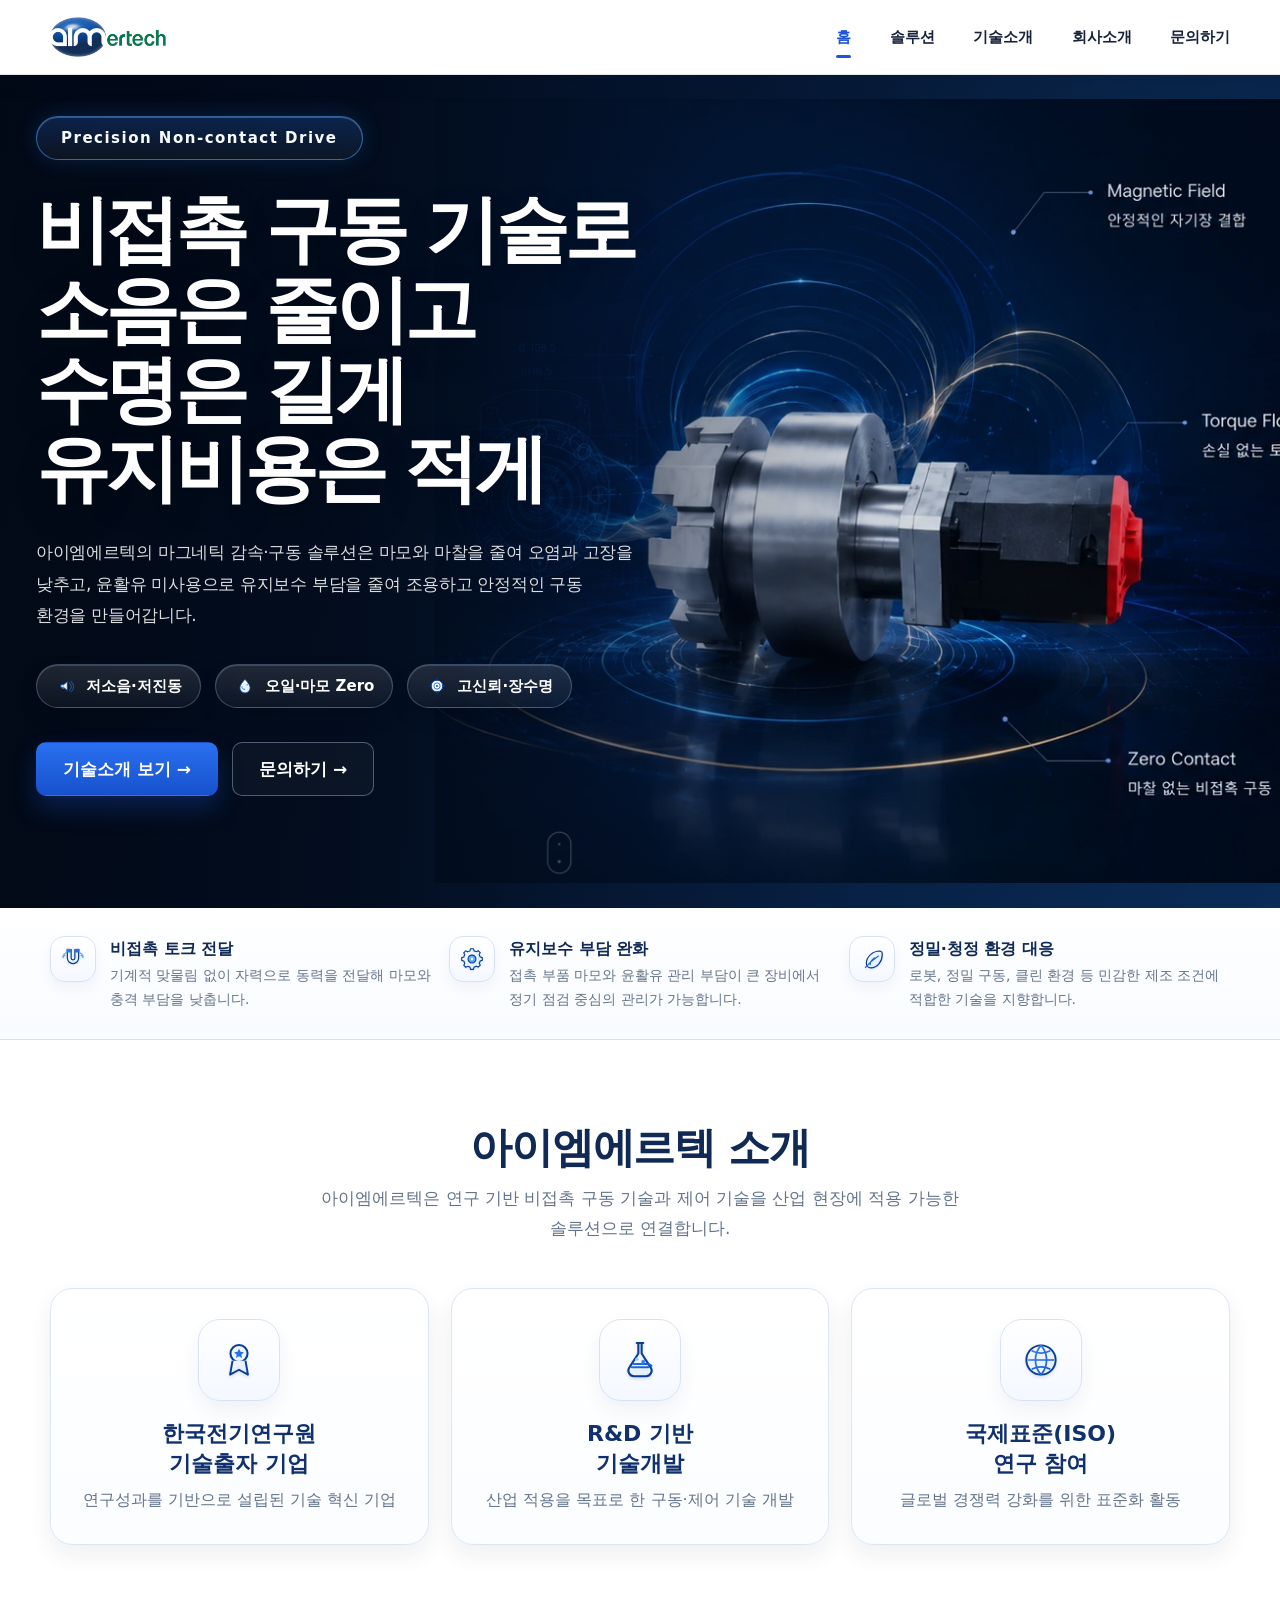
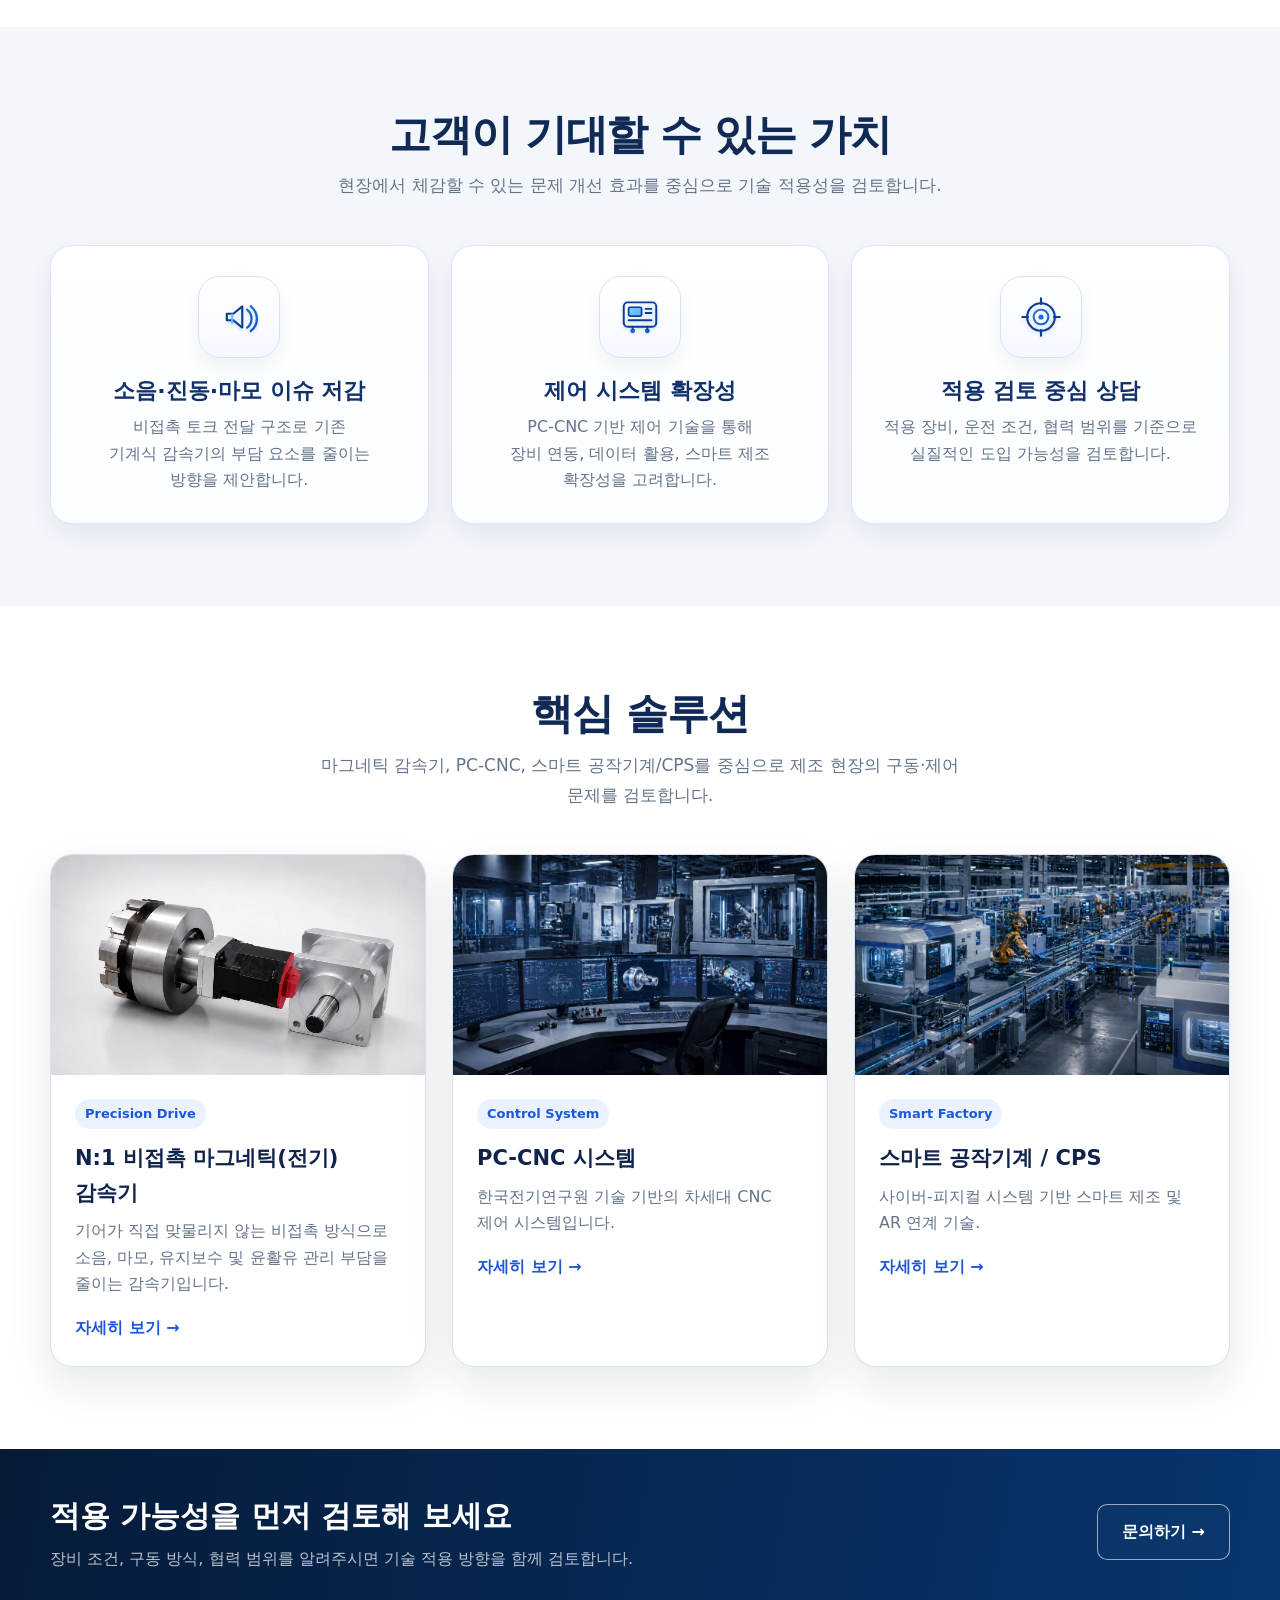
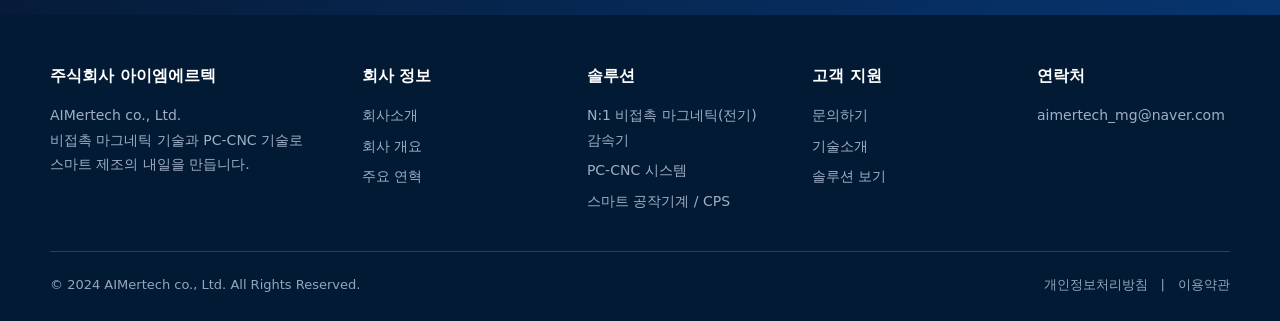
<file: index.html>
<!DOCTYPE html>

<html lang="ko">
<head>
<meta charset="utf-8"/>
<meta content="width=device-width, initial-scale=1" name="viewport"/>
<meta content="#0a2854" name="theme-color"/>
<title>아이엠에르텍 | 비접촉 마그네틱 기술과 PC-CNC 솔루션</title>
<meta content="아이엠에르텍은 마그네틱 감속기, PC-CNC, 스마트 공작기계/CPS 기술을 기반으로 정밀 제조 현장의 구동·제어 문제를 해결합니다." name="description"/>
<meta content="아이엠에르텍 | 비접촉 마그네틱 기술과 PC-CNC 솔루션" property="og:title"/>
<meta content="아이엠에르텍은 마그네틱 감속기, PC-CNC, 스마트 공작기계/CPS 기술을 기반으로 정밀 제조 현장의 구동·제어 문제를 해결합니다." property="og:description"/>
<meta content="website" property="og:type"/>
<meta content="assets/images/hero-mangetic-gear.webp" property="og:image"/>
<link href="assets/logo/aimertech.logo.transparent.png" rel="icon" type="image/png"/>
<link href="css/style.css" rel="stylesheet"/>
<link rel="preload" as="image" href="assets/hero/home-hero-magnetic-v3.webp"/>
</head>
<body>
<a class="skip" href="#main">본문 바로가기</a>
<header class="site-header">
<div class="container nav-wrap">
<a aria-label="아이엠에르텍 홈" class="logo" href="index.html"><img alt="주식회사 아이엠에르텍 AIMertech co., Ltd." src="assets/logo/aimertech.logo.transparent.png"/></a>
<nav aria-label="주요 메뉴" class="main-nav"><a class="active" href="index.html">홈</a><a href="solution.html">솔루션</a><a href="technology.html">기술소개</a><a href="company.html">회사소개</a><a href="contact.html">문의하기</a></nav>
<button aria-label="메뉴 열기" class="mobile-toggle"><span></span><span></span><span></span></button>
</div>
</header>
<main id="main">
<section class="hero home-hero-v3">
  <div class="home-hero-bg" aria-hidden="true"></div>
  <div class="container home-hero-container">
    <div class="home-hero-copy">
      <span class="home-hero-eyebrow">Precision Non-contact Drive</span>
      <h1><span class="nowrap">비접촉 구동 기술로</span><br/>
        소음은 줄이고<br/>수명은 길게<br/>유지비용은 적게</h1>
      <p>아이엠에르텍의 마그네틱 감속·구동 솔루션은 마모와 마찰을 줄여 오염과 고장을 낮추고, 윤활유 미사용으로 유지보수 부담을 줄여 조용하고 안정적인 구동 환경을 만들어갑니다.</p>
      <div class="home-hero-badges" aria-label="핵심 장점">
        <span><img src="assets/icons/sound.svg" alt="" loading="lazy" decoding="async"/>저소음·저진동</span>
        <span><img src="assets/icons/droplet.svg" alt="" loading="lazy" decoding="async"/>오일·마모 Zero</span>
        <span><img src="assets/icons/target.svg" alt="" loading="lazy" decoding="async"/>고신뢰·장수명</span>
      </div>
      <div class="home-hero-actions">
        <a class="btn btn-primary" href="technology.html">기술소개 보기 →</a>
        <a class="btn btn-outline home-outline" href="contact.html">문의하기 →</a>
      </div>
    </div>
  </div>
</section>
<section class="customer-bar">
<div class="container customer-points">
<div class="customer-point"><div class="mini"><img alt="" class="line-icon" decoding="async" loading="lazy" src="assets/icons/magnet.svg"/></div><div><strong>비접촉 토크 전달</strong><p>기계적 맞물림 없이 자력으로 동력을 전달해 마모와 충격 부담을 낮춥니다.</p></div></div>
<div class="customer-point"><div class="mini"><img alt="" class="line-icon" decoding="async" loading="lazy" src="assets/icons/gear.svg"/></div><div><strong>유지보수 부담 완화</strong><p>접촉 부품 마모와 윤활유 관리 부담이 큰 장비에서 정기 점검 중심의 관리가 가능합니다.</p></div></div>
<div class="customer-point"><div class="mini"><img alt="" class="line-icon" decoding="async" loading="lazy" src="assets/icons/leaf.svg"/></div><div><strong>정밀·청정 환경 대응</strong><p>로봇, 정밀 구동, 클린 환경 등 민감한 제조 조건에 적합한 기술을 지향합니다.</p></div></div>
</div>
</section>
<section class="section">
<div class="container">
<div class="section-title"><h2>아이엠에르텍 소개</h2><p>아이엠에르텍은 연구 기반 비접촉 구동 기술과 제어 기술을 산업 현장에 적용 가능한 솔루션으로 연결합니다.</p></div>
<div class="stats">
<div class="stat-card"><div class="icon-circle"><img alt="" class="line-icon" decoding="async" loading="lazy" src="assets/icons/award.svg"/></div><h3>한국전기연구원<br/>기술출자 기업</h3><p>연구성과를 기반으로 설립된 기술 혁신 기업</p></div>
<div class="stat-card"><div class="icon-circle"><img alt="" class="line-icon" decoding="async" loading="lazy" src="assets/icons/flask.svg"/></div><h3>R&amp;D 기반<br/>기술개발</h3><p>산업 적용을 목표로 한 구동·제어 기술 개발</p></div>
<div class="stat-card"><div class="icon-circle"><img alt="" class="line-icon" decoding="async" loading="lazy" src="assets/icons/globe.svg"/></div><h3>국제표준(ISO)<br/>연구 참여</h3><p>글로벌 경쟁력 강화를 위한 표준화 활동</p></div>
</div>
</div>
</section>
<section class="section soft">
<div class="container">
<div class="section-title"><h2>고객이 기대할 수 있는 가치</h2><p>현장에서 체감할 수 있는 문제 개선 효과를 중심으로 기술 적용성을 검토합니다.</p></div>
<div class="value-grid">
<div class="value-card"><div class="benefit-icon"><img alt="" class="line-icon" decoding="async" loading="lazy" src="assets/icons/sound.svg"/></div><h3>소음·진동·마모 이슈 저감</h3><p>비접촉 토크 전달 구조로 기존 기계식 감속기의 부담 요소를 줄이는 방향을 제안합니다.</p></div>
<div class="value-card"><div class="benefit-icon"><img alt="" class="line-icon" decoding="async" loading="lazy" src="assets/icons/cnc.svg"/></div><h3>제어 시스템 확장성</h3><p>PC-CNC 기반 제어 기술을 통해 장비 연동, 데이터 활용, 스마트 제조 확장성을 고려합니다.</p></div>
<div class="value-card"><div class="benefit-icon"><img alt="" class="line-icon" decoding="async" loading="lazy" src="assets/icons/target.svg"/></div><h3>적용 검토 중심 상담</h3><p>적용 장비, 운전 조건, 협력 범위를 기준으로 실질적인 도입 가능성을 검토합니다.</p></div>
</div>
</div>
</section>
<section class="section">
<div class="container">
<div class="section-title"><h2>핵심 솔루션</h2><p>마그네틱 감속기, PC-CNC, 스마트 공작기계/CPS를 중심으로 제조 현장의 구동·제어 문제를 검토합니다.</p></div>
<div class="solution-grid">
<article class="solution-card"><img alt="N:1 비접촉 마그네틱(전기) 감속기" src="assets/images/magnetic-gear-cutaway.webp"/><div class="body"><span class="tagline">Precision Drive</span><h3>N:1 비접촉 마그네틱(전기) 감속기</h3><p>기어가 직접 맞물리지 않는 비접촉 방식으로 소음, 마모, 유지보수 및 윤활유 관리 부담을 줄이는 감속기입니다.</p><a class="text-link" href="technology.html">자세히 보기 →</a></div></article>
<article class="solution-card"><img alt="PC-CNC 시스템" loading="lazy" decoding="async" src="assets/images/control-room.webp"/><div class="body"><span class="tagline">Control System</span><h3>PC-CNC 시스템</h3><p>한국전기연구원 기술 기반의 차세대 CNC 제어 시스템입니다.</p><a class="text-link" href="solution.html">자세히 보기 →</a></div></article>
<article class="solution-card"><img alt="스마트 공작기계와 CPS" loading="lazy" decoding="async" src="assets/images/factory-automation.webp"/><div class="body"><span class="tagline">Smart Factory</span><h3>스마트 공작기계 / CPS</h3><p>사이버-피지컬 시스템 기반 스마트 제조 및 AR 연계 기술.</p><a class="text-link" href="solution.html">자세히 보기 →</a></div></article>
</div>
</div>
</section>
<section class="cta-band"><div class="container cta-content"><div><h2>적용 가능성을 먼저 검토해 보세요</h2><p>장비 조건, 구동 방식, 협력 범위를 알려주시면 기술 적용 방향을 함께 검토합니다.</p></div><a class="btn btn-outline" href="contact.html">문의하기 →</a></div></section>
<footer class="footer">
<div class="container">
<div class="footer-grid">
<div><h4>주식회사 아이엠에르텍</h4><p>AIMertech co., Ltd.<br/>비접촉 마그네틱 기술과 PC-CNC 기술로 스마트 제조의 내일을 만듭니다.</p></div>
<div><h4>회사 정보</h4><a href="company.html">회사소개</a><a href="company.html#profile">회사 개요</a><a href="company.html#certs">주요 연혁</a></div>
<div><h4>솔루션</h4><a href="solution.html">N:1 비접촉 마그네틱(전기) 감속기</a><a href="solution.html">PC-CNC 시스템</a><a href="solution.html">스마트 공작기계 / CPS</a></div>
<div><h4>고객 지원</h4><a href="contact.html">문의하기</a><a href="technology.html">기술소개</a><a href="solution.html">솔루션 보기</a></div>
<div><h4>연락처</h4><p><a href="mailto:aimertech_mg@naver.com">aimertech_mg@naver.com</a></p></div>
</div>
<div class="footer-bottom"><span>© 2024 AIMertech co., Ltd. All Rights Reserved.</span><span>개인정보처리방침　|　이용약관</span></div>
</div>
</footer>
</main>
<script src="js/script.js"></script>
</body>
</html>
</file>
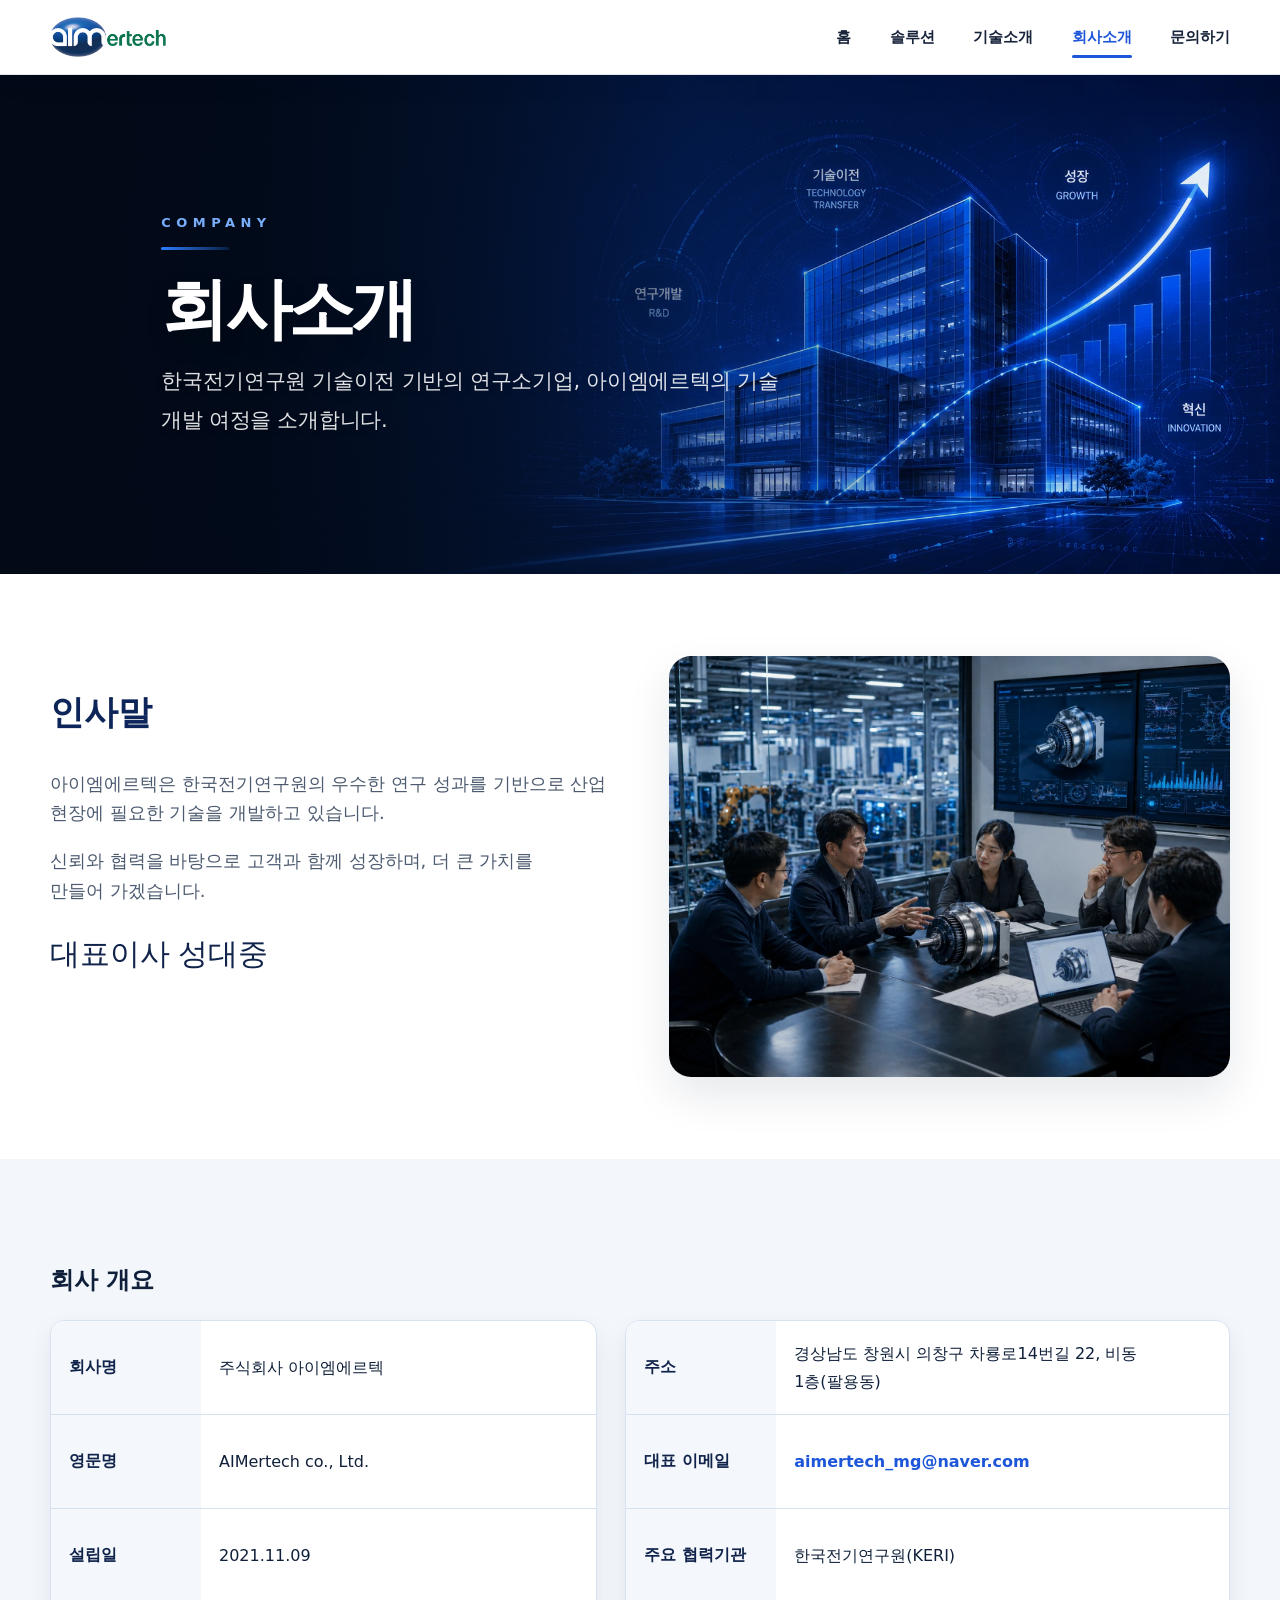
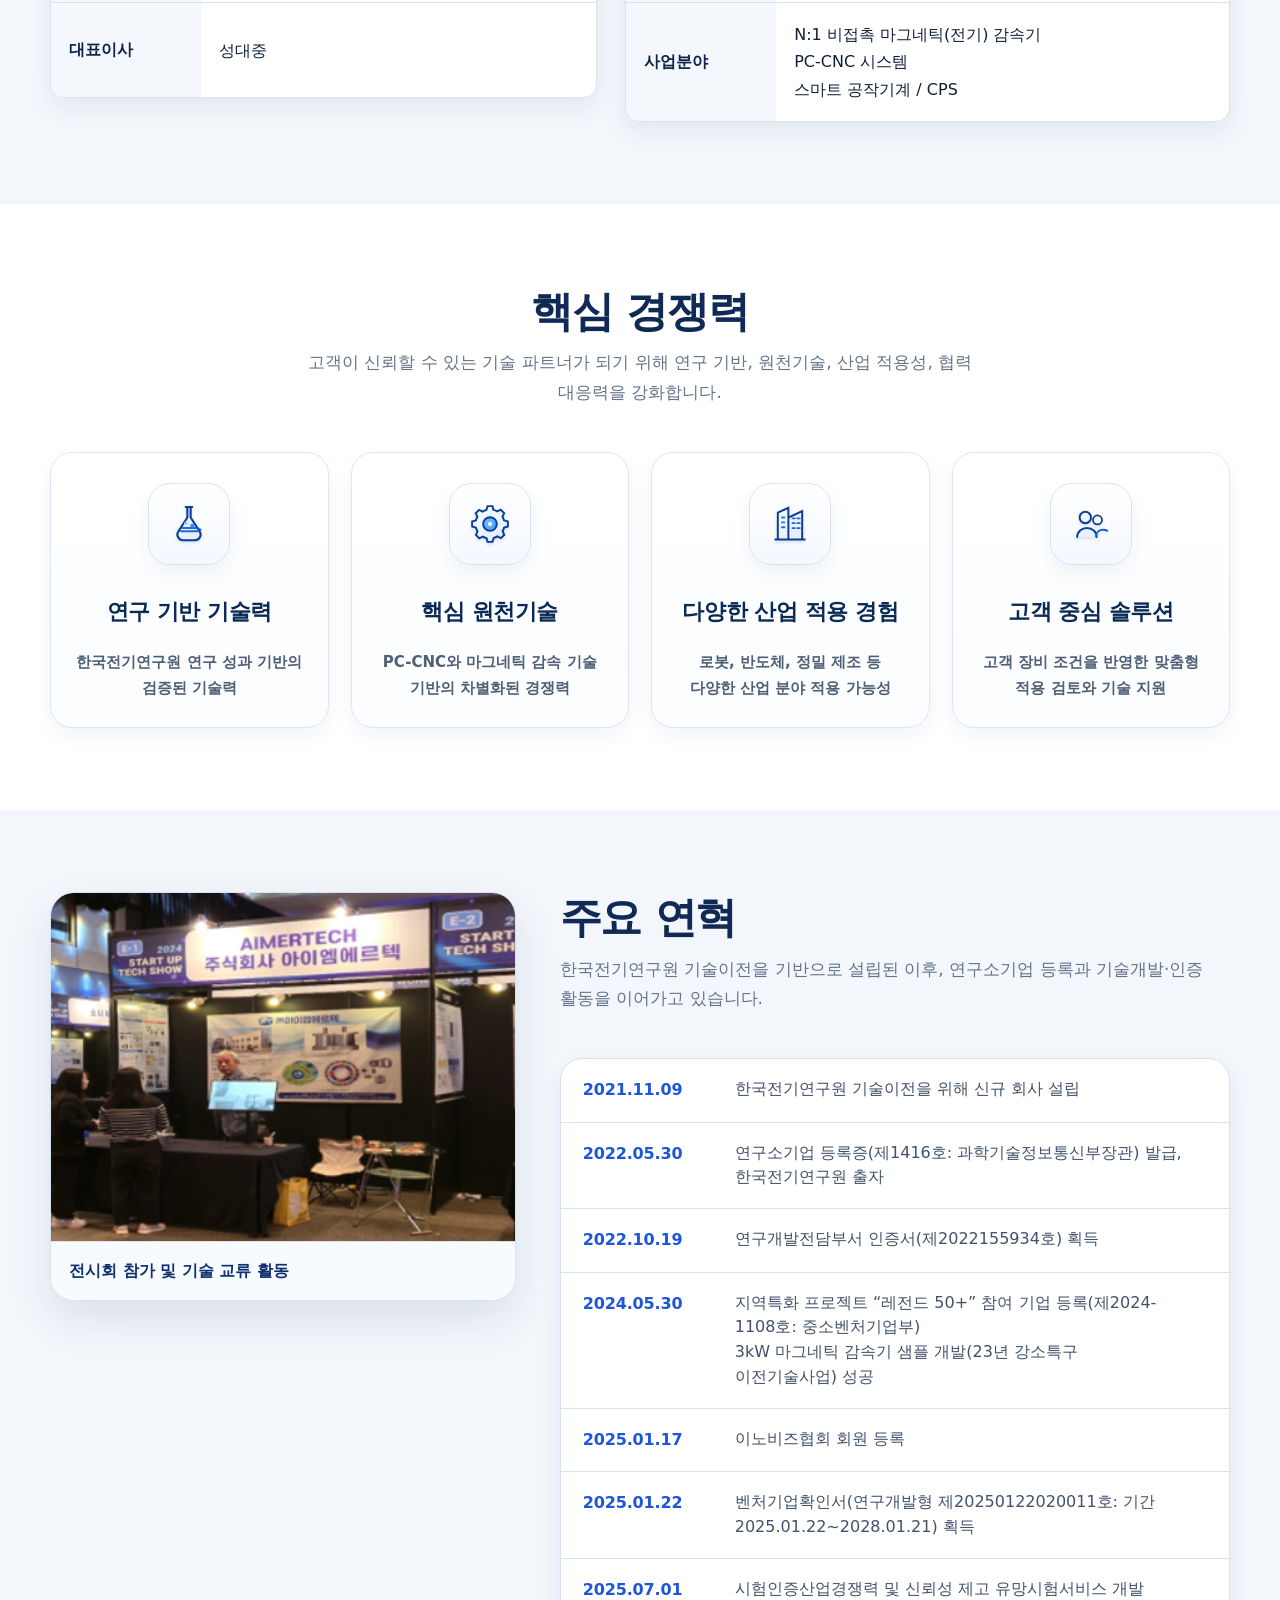
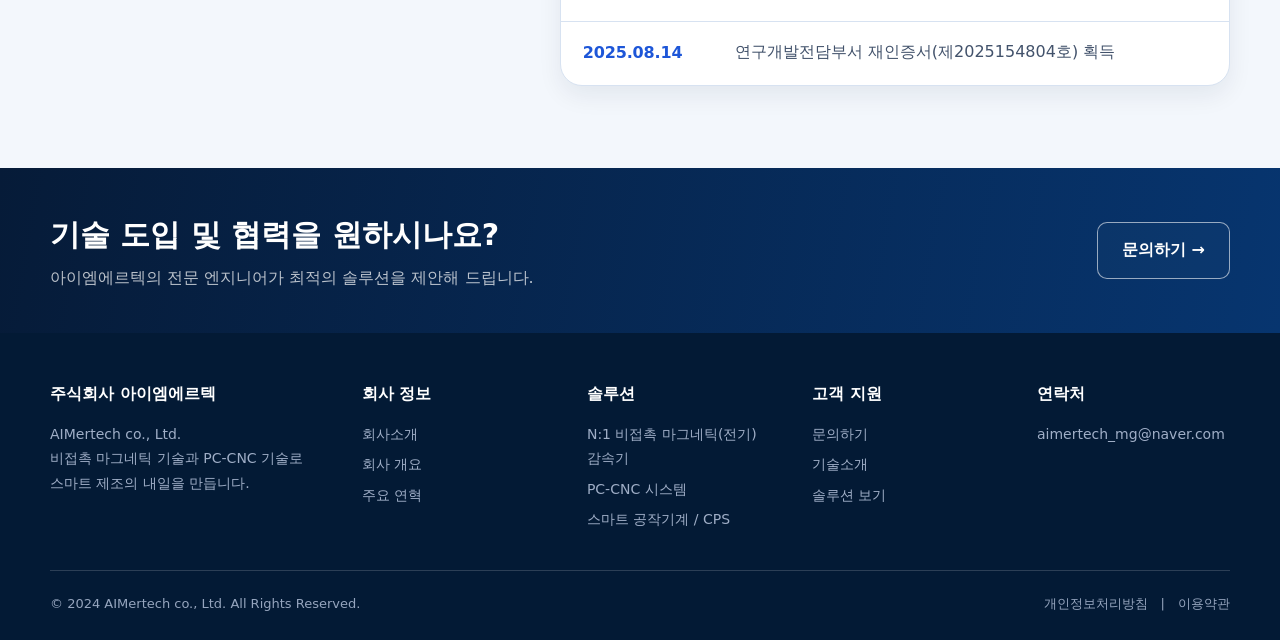
<file: company.html>
<!DOCTYPE html>

<html lang="ko">
<head>
<meta charset="utf-8"/>
<meta content="width=device-width, initial-scale=1" name="viewport"/>
<meta content="#0a2854" name="theme-color"/>
<title>회사소개 | 아이엠에르텍</title>
<meta content="한국전기연구원 기술이전 기반의 연구소기업, 아이엠에르텍의 기술 개발 여정을 소개합니다." name="description"/>
<meta content="회사소개 | 아이엠에르텍" property="og:title"/>
<meta content="한국전기연구원 기술이전 기반의 연구소기업, 아이엠에르텍의 기술 개발 여정을 소개합니다." property="og:description"/>
<meta content="website" property="og:type"/>
<meta content="assets/images/hero-mangetic-gear.webp" property="og:image"/>
<link href="assets/logo/aimertech.logo.transparent.png" rel="icon" type="image/png"/>
<link href="css/style.css" rel="stylesheet"/>
<link rel="preload" as="image" href="assets/hero/hero-company-v2.webp"/>
</head>
<body>
<a class="skip" href="#main">본문 바로가기</a>
<header class="site-header">
<div class="container nav-wrap">
<a aria-label="아이엠에르텍 홈" class="logo" href="index.html"><img alt="주식회사 아이엠에르텍 AIMertech co., Ltd." src="assets/logo/aimertech.logo.transparent.png"/></a>
<nav aria-label="주요 메뉴" class="main-nav"><a href="index.html">홈</a><a href="solution.html">솔루션</a><a href="technology.html">기술소개</a><a class="active" href="company.html">회사소개</a><a href="contact.html">문의하기</a></nav>
<button aria-label="메뉴 열기" class="mobile-toggle"><span></span><span></span><span></span></button>
</div>
</header>
<main id="main">
<section class="page-hero page-hero-company">
  <div class="container page-hero-inner">
    <div class="page-hero-copy">
      <span class="hero-eyebrow">COMPANY</span>
      <h1>회사소개</h1>
      <p>한국전기연구원 기술이전 기반의 연구소기업, 아이엠에르텍의 기술 개발 여정을 소개합니다.</p>
    </div>
  </div>
</section>
<section class="section">
<div class="container message">
<div><h2>인사말</h2><p>아이엠에르텍은 한국전기연구원의 우수한 연구 성과를 기반으로 산업 현장에 필요한 기술을 개발하고 있습니다.</p><p>신뢰와 협력을 바탕으로 고객과 함께 성장하며, 더 큰 가치를 만들어 가겠습니다.</p><div class="signature">대표이사 성대중</div></div>
<div class="office-card"><img alt="아이엠에르텍 기술 협의 회의" loading="lazy" decoding="async" src="assets/images/engineering-meeting.webp"/></div>
</div>
</section>
<section class="section soft" id="profile">
<div class="container">
<h2>회사 개요</h2>
<div class="company-table compact">
<div class="table">
<div class="tr"><div class="th">회사명</div><div class="td">주식회사 아이엠에르텍</div></div>
<div class="tr"><div class="th">영문명</div><div class="td">AIMertech co., Ltd.</div></div>
<div class="tr"><div class="th">설립일</div><div class="td">2021.11.09</div></div>
<div class="tr"><div class="th">대표이사</div><div class="td">성대중</div></div>
</div>
<div class="table">
<div class="tr"><div class="th">주소</div><div class="td">경상남도 창원시 의창구 차룡로14번길 22, 비동 1층(팔용동)</div></div>
<div class="tr"><div class="th">대표 이메일</div><div class="td"><a href="mailto:aimertech_mg@naver.com">aimertech_mg@naver.com</a></div></div><div class="tr"><div class="th">주요 협력기관</div><div class="td">한국전기연구원(KERI)</div></div>
<div class="tr"><div class="th">사업분야</div><div class="td">N:1 비접촉 마그네틱(전기) 감속기<br/>PC-CNC 시스템<br/>스마트 공작기계 / CPS</div></div>
</div>
</div>
</div>
</section>
<section class="section"><div class="container"><div class="section-title"><h2>핵심 경쟁력</h2><p>고객이 신뢰할 수 있는 기술 파트너가 되기 위해 연구 기반, 원천기술, 산업 적용성, 협력 대응력을 강화합니다.</p></div><div class="feature-grid company-features">
<div class="feature-card"><div class="icon"><img alt="" class="line-icon" decoding="async" loading="lazy" src="assets/icons/flask.svg"/></div><h3>연구 기반 기술력</h3><p>한국전기연구원 연구 성과 기반의 검증된 기술력</p></div>
<div class="feature-card"><div class="icon"><img alt="" class="line-icon" decoding="async" loading="lazy" src="assets/icons/gear.svg"/></div><h3>핵심 원천기술</h3><p>PC-CNC와 마그네틱 감속 기술 기반의 차별화된 경쟁력</p></div>
<div class="feature-card"><div class="icon"><img alt="" class="line-icon" decoding="async" loading="lazy" src="assets/icons/building.svg"/></div><h3>다양한 산업 적용 경험</h3><p>로봇, 반도체, 정밀 제조 등 다양한 산업 분야 적용 가능성</p></div>
<div class="feature-card"><div class="icon"><img alt="" class="line-icon" decoding="async" loading="lazy" src="assets/icons/users.svg"/></div><h3>고객 중심 솔루션</h3><p>고객 장비 조건을 반영한 맞춤형 적용 검토와 기술 지원</p></div>
</div></div></section>
<section class="section soft" id="certs">
<div class="container history-layout">
<div class="history-photo-card">
<img alt="아이엠에르텍 전시회 참가 사진" src="assets/exhibition1.png"/>
<div class="history-photo-caption">전시회 참가 및 기술 교류 활동</div>
</div>
<div class="history-content">
<div class="section-title left"><h2>주요 연혁</h2><p>한국전기연구원 기술이전을 기반으로 설립된 이후, 연구소기업 등록과 기술개발·인증 활동을 이어가고 있습니다.</p></div>
<div class="history-table">
<div class="history-row"><time>2021.11.09</time><p>한국전기연구원 기술이전을 위해 신규 회사 설립</p></div>
<div class="history-row"><time>2022.05.30</time><p>연구소기업 등록증(제1416호: 과학기술정보통신부장관) 발급, 한국전기연구원 출자</p></div>
<div class="history-row"><time>2022.10.19</time><p>연구개발전담부서 인증서(제2022155934호) 획득</p></div>
<div class="history-row"><time>2024.05.30</time><p>지역특화 프로젝트 “레전드 50+” 참여 기업 등록(제2024-1108호: 중소벤처기업부)<br/>3kW 마그네틱 감속기 샘플 개발(23년 강소특구 이전기술사업) 성공</p></div>
<div class="history-row"><time>2025.01.17</time><p>이노비즈협회 회원 등록</p></div>
<div class="history-row"><time>2025.01.22</time><p>벤처기업확인서(연구개발형 제20250122020011호: 기간 2025.01.22~2028.01.21) 획득</p></div>
<div class="history-row"><time>2025.07.01</time><p>시험인증산업경쟁력 및 신뢰성 제고 유망시험서비스 개발</p></div>
<div class="history-row"><time>2025.08.14</time><p>연구개발전담부서 재인증서(제2025154804호) 획득</p></div>
</div>
</div>
</div>
</section>
<section class="cta-band"><div class="container cta-content"><div><h2>기술 도입 및 협력을 원하시나요?</h2><p>아이엠에르텍의 전문 엔지니어가 최적의 솔루션을 제안해 드립니다.</p></div><a class="btn btn-outline" href="contact.html">문의하기 →</a></div></section>
<footer class="footer">
<div class="container">
<div class="footer-grid">
<div><h4>주식회사 아이엠에르텍</h4><p>AIMertech co., Ltd.<br/>비접촉 마그네틱 기술과 PC-CNC 기술로 스마트 제조의 내일을 만듭니다.</p></div>
<div><h4>회사 정보</h4><a href="company.html">회사소개</a><a href="company.html#profile">회사 개요</a><a href="company.html#certs">주요 연혁</a></div>
<div><h4>솔루션</h4><a href="solution.html">N:1 비접촉 마그네틱(전기) 감속기</a><a href="solution.html">PC-CNC 시스템</a><a href="solution.html">스마트 공작기계 / CPS</a></div>
<div><h4>고객 지원</h4><a href="contact.html">문의하기</a><a href="technology.html">기술소개</a><a href="solution.html">솔루션 보기</a></div>
<div><h4>연락처</h4><p><a href="mailto:aimertech_mg@naver.com">aimertech_mg@naver.com</a></p></div>
</div>
<div class="footer-bottom"><span>© 2024 AIMertech co., Ltd. All Rights Reserved.</span><span>개인정보처리방침　|　이용약관</span></div>
</div>
</footer>
</main>
<script src="js/script.js"></script>
</body>
</html>
</file>
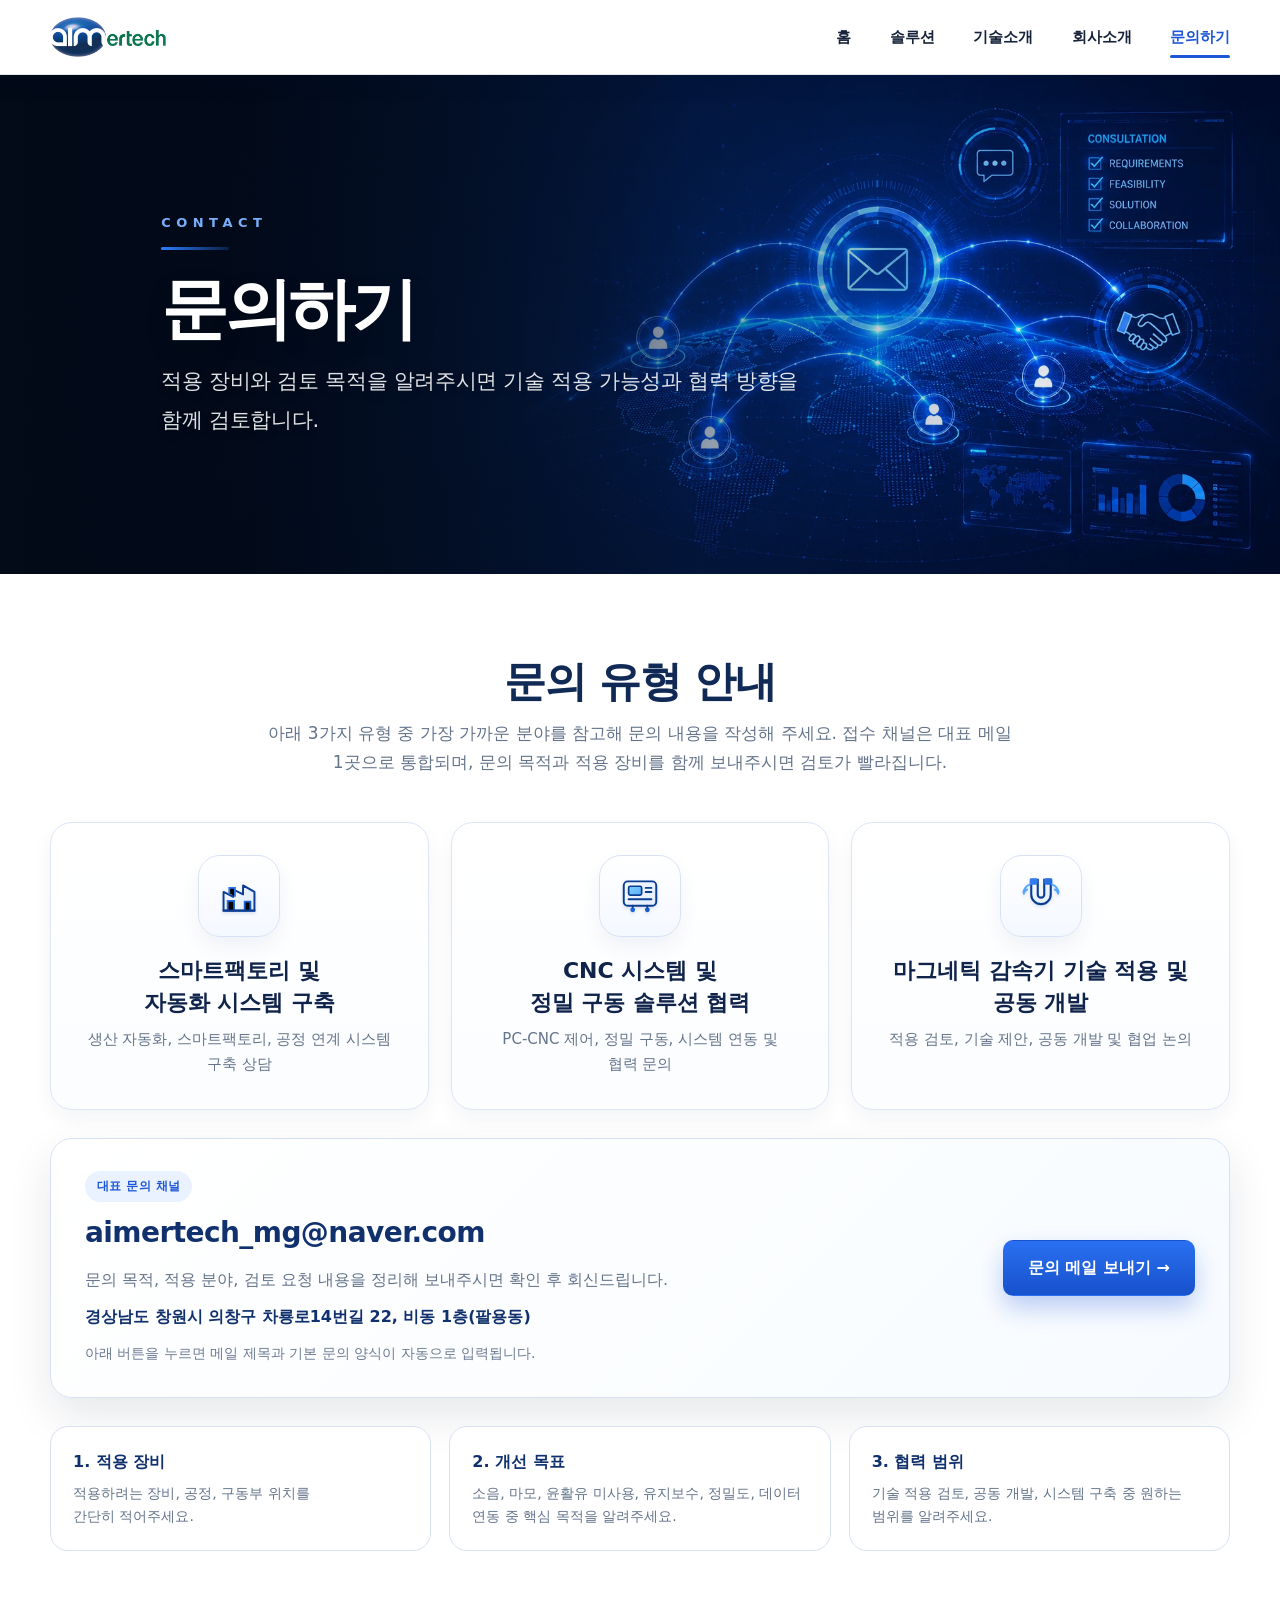
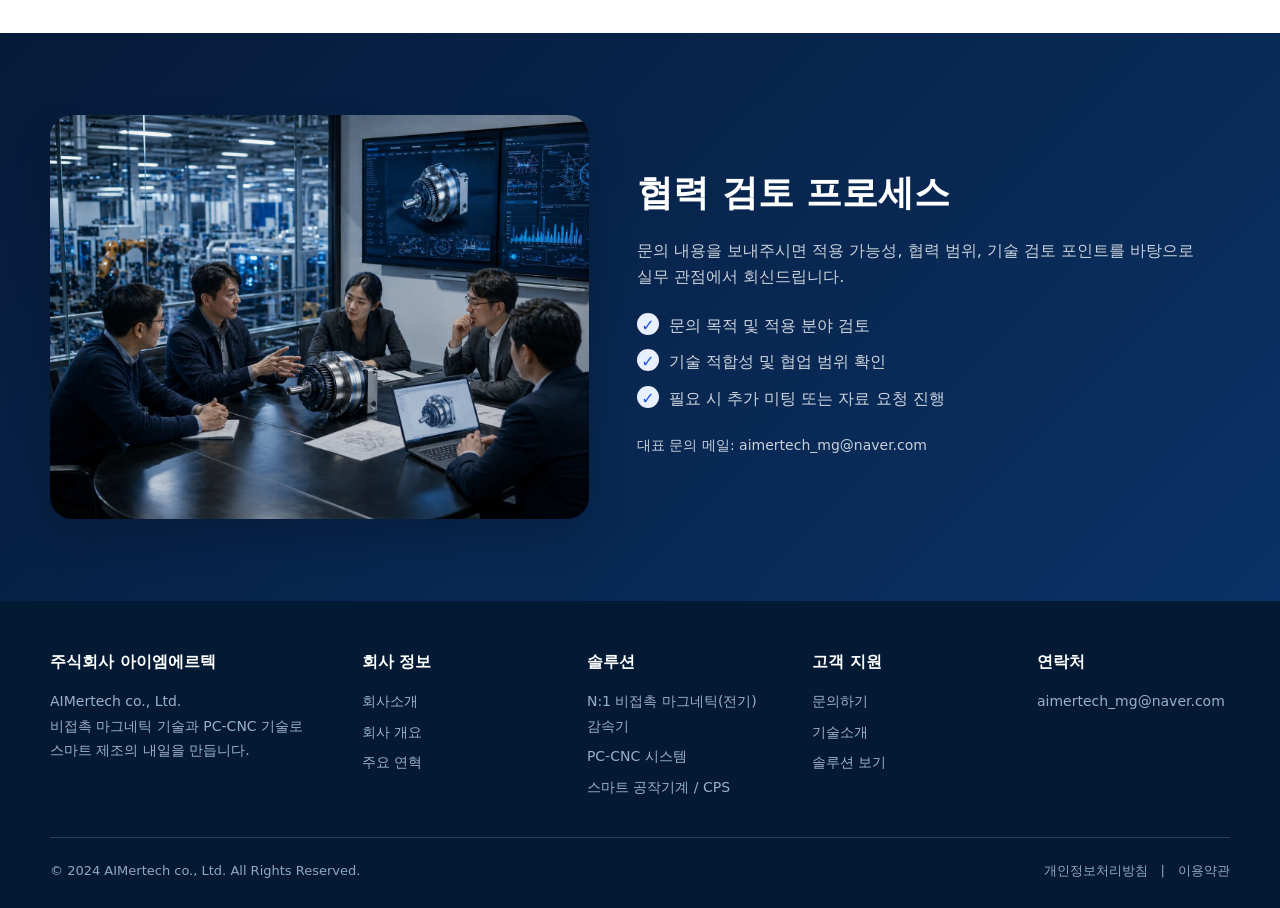
<file: contact.html>
<!DOCTYPE html>

<html lang="ko">
<head>
<meta charset="utf-8"/>
<meta content="width=device-width, initial-scale=1" name="viewport"/>
<meta content="#0a2854" name="theme-color"/>
<title>문의하기 | 아이엠에르텍</title>
<meta content="아이엠에르텍의 스마트팩토리, CNC 시스템, 마그네틱 감속기 협력 문의를 안내합니다." name="description"/>
<meta content="문의하기 | 아이엠에르텍" property="og:title"/>
<meta content="아이엠에르텍의 스마트팩토리, CNC 시스템, 마그네틱 감속기 협력 문의를 안내합니다." property="og:description"/>
<meta content="website" property="og:type"/>
<meta content="assets/images/hero-mangetic-gear.webp" property="og:image"/>
<link href="assets/logo/aimertech.logo.transparent.png" rel="icon" type="image/png"/>
<link href="css/style.css" rel="stylesheet"/>
<link rel="preload" as="image" href="assets/hero/hero-contact-v2.webp"/>
</head>
<body>
<a class="skip" href="#main">본문 바로가기</a>
<header class="site-header">
<div class="container nav-wrap">
<a aria-label="아이엠에르텍 홈" class="logo" href="index.html"><img alt="주식회사 아이엠에르텍 AIMertech co., Ltd." src="assets/logo/aimertech.logo.transparent.png"/></a>
<nav aria-label="주요 메뉴" class="main-nav"><a href="index.html">홈</a><a href="solution.html">솔루션</a><a href="technology.html">기술소개</a><a href="company.html">회사소개</a><a class="active" href="contact.html">문의하기</a></nav>
<button aria-label="메뉴 열기" class="mobile-toggle"><span></span><span></span><span></span></button>
</div>
</header>
<main id="main">
<section class="page-hero page-hero-contact">
  <div class="container page-hero-inner">
    <div class="page-hero-copy">
      <span class="hero-eyebrow">CONTACT</span>
      <h1>문의하기</h1>
      <p>적용 장비와 검토 목적을 알려주시면 기술 적용 가능성과 협력 방향을 함께 검토합니다.</p>
    </div>
  </div>
</section>
<section class="section">
<div class="container">
<div class="section-title"><h2>문의 유형 안내</h2><p>아래 3가지 유형 중 가장 가까운 분야를 참고해 문의 내용을 작성해 주세요. 접수 채널은 대표 메일 1곳으로 통합되며, 문의 목적과 적용 장비를 함께 보내주시면 검토가 빨라집니다.</p></div>
<div class="contact-types">
<div class="contact-card"><div class="type-icon"><img alt="" class="line-icon" decoding="async" loading="lazy" src="assets/icons/factory.svg"/></div><h3>스마트팩토리 및<br/>자동화 시스템 구축</h3><p>생산 자동화, 스마트팩토리, 공정 연계 시스템 구축 상담</p></div>
<div class="contact-card"><div class="type-icon"><img alt="" class="line-icon" decoding="async" loading="lazy" src="assets/icons/cnc.svg"/></div><h3>CNC 시스템 및<br/>정밀 구동 솔루션 협력</h3><p>PC-CNC 제어, 정밀 구동, 시스템 연동 및 협력 문의</p></div>
<div class="contact-card"><div class="type-icon"><img alt="" class="line-icon" decoding="async" loading="lazy" src="assets/icons/magnet.svg"/></div><h3>마그네틱 감속기 기술 적용 및 공동 개발</h3><p>적용 검토, 기술 제안, 공동 개발 및 협업 논의</p></div>
</div>
<div class="contact-cta-card">
<div>
<span class="contact-mini">대표 문의 채널</span>
<h3>aimertech_mg@naver.com</h3>
<p>문의 목적, 적용 분야, 검토 요청 내용을 정리해 보내주시면 확인 후 회신드립니다.</p><p class="contact-address">경상남도 창원시 의창구 차룡로14번길 22, 비동 1층(팔용동)</p>
<div class="contact-note">아래 버튼을 누르면 메일 제목과 기본 문의 양식이 자동으로 입력됩니다.</div>
</div>
<a class="btn btn-primary" href="mailto:aimertech_mg@naver.com?subject=%EC%95%84%EC%9D%B4%EC%97%A0%EC%97%90%EB%A5%B4%ED%85%8D%20%EA%B8%B0%EC%88%A0%20%EB%8F%84%EC%9E%85%20%EB%B0%8F%20%ED%98%91%EB%A0%A5%20%EB%AC%B8%EC%9D%98&amp;body=%EC%95%88%EB%85%95%ED%95%98%EC%84%B8%EC%9A%94.%20%EC%95%84%EC%9D%B4%EC%97%A0%EC%97%90%EB%A5%B4%ED%85%8D%EC%97%90%20%EB%AC%B8%EC%9D%98%EB%93%9C%EB%A6%BD%EB%8B%88%EB%8B%A4.%0A%0A%5B%EB%AC%B8%EC%9D%98%20%EC%9C%A0%ED%98%95%5D%0A-%20%EC%8A%A4%EB%A7%88%ED%8A%B8%ED%8C%A9%ED%86%A0%EB%A6%AC%20%EB%B0%8F%20%EC%9E%90%EB%8F%99%ED%99%94%20%EC%8B%9C%EC%8A%A4%ED%85%9C%20%EA%B5%AC%EC%B6%95%20%2F%20CNC%20%EC%8B%9C%EC%8A%A4%ED%85%9C%20%EB%B0%8F%20%EC%A0%95%EB%B0%80%20%EA%B5%AC%EB%8F%99%20%EC%86%94%EB%A3%A8%EC%85%98%20%ED%98%91%EB%A0%A5%20%2F%20%EB%A7%88%EA%B7%B8%EB%84%A4%ED%8B%B1%20%EA%B0%90%EC%86%8D%EA%B8%B0%20%EA%B8%B0%EC%88%A0%20%EC%A0%81%EC%9A%A9%20%EB%B0%8F%20%EA%B3%B5%EB%8F%99%20%EA%B0%9C%EB%B0%9C%20%EC%A4%91%20%EC%84%A0%ED%83%9D%0A%0A%5B%EC%A0%81%EC%9A%A9%20%EB%B6%84%EC%95%BC%20%EB%98%90%EB%8A%94%20%EC%9E%A5%EB%B9%84%5D%0A-%0A%0A%5B%EA%B2%80%ED%86%A0%20%EC%9A%94%EC%B2%AD%20%EB%82%B4%EC%9A%A9%5D%0A-%0A%0A%5B%ED%9A%8C%EC%8B%A0%EB%B0%9B%EC%9D%84%20%EC%97%B0%EB%9D%BD%EC%B2%98%5D%0A-%0A">문의 메일 보내기 →</a>
</div>
<div class="prep-grid">
<div class="prep-card"><strong>1. 적용 장비</strong><p>적용하려는 장비, 공정, 구동부 위치를 간단히 적어주세요.</p></div>
<div class="prep-card"><strong>2. 개선 목표</strong><p>소음, 마모, 윤활유 미사용, 유지보수, 정밀도, 데이터 연동 중 핵심 목적을 알려주세요.</p></div>
<div class="prep-card"><strong>3. 협력 범위</strong><p>기술 적용 검토, 공동 개발, 시스템 구축 중 원하는 범위를 알려주세요.</p></div>
</div>
</div>
</section>
<section class="section dark">
<div class="container partner-section">
<img alt="아이엠에르텍 협력 검토 회의" loading="lazy" decoding="async" src="assets/images/engineering-meeting.webp"/>
<div>
<h2>협력 검토 프로세스</h2>
<p>문의 내용을 보내주시면 적용 가능성, 협력 범위, 기술 검토 포인트를 바탕으로 실무 관점에서 회신드립니다.</p>
<ul class="check-list">
<li>문의 목적 및 적용 분야 검토</li>
<li>기술 적합성 및 협업 범위 확인</li>
<li>필요 시 추가 미팅 또는 자료 요청 진행</li>
</ul>
<p class="form-note">대표 문의 메일: aimertech_mg@naver.com</p>
</div>
</div>
</section>
<footer class="footer">
<div class="container">
<div class="footer-grid">
<div><h4>주식회사 아이엠에르텍</h4><p>AIMertech co., Ltd.<br/>비접촉 마그네틱 기술과 PC-CNC 기술로 스마트 제조의 내일을 만듭니다.</p></div>
<div><h4>회사 정보</h4><a href="company.html">회사소개</a><a href="company.html#profile">회사 개요</a><a href="company.html#certs">주요 연혁</a></div>
<div><h4>솔루션</h4><a href="solution.html">N:1 비접촉 마그네틱(전기) 감속기</a><a href="solution.html">PC-CNC 시스템</a><a href="solution.html">스마트 공작기계 / CPS</a></div>
<div><h4>고객 지원</h4><a href="contact.html">문의하기</a><a href="technology.html">기술소개</a><a href="solution.html">솔루션 보기</a></div>
<div><h4>연락처</h4><p><a href="mailto:aimertech_mg@naver.com">aimertech_mg@naver.com</a></p></div>
</div>
<div class="footer-bottom"><span>© 2024 AIMertech co., Ltd. All Rights Reserved.</span><span>개인정보처리방침　|　이용약관</span></div>
</div>
</footer>
</main>
<script src="js/script.js"></script>
</body>
</html>
</file>
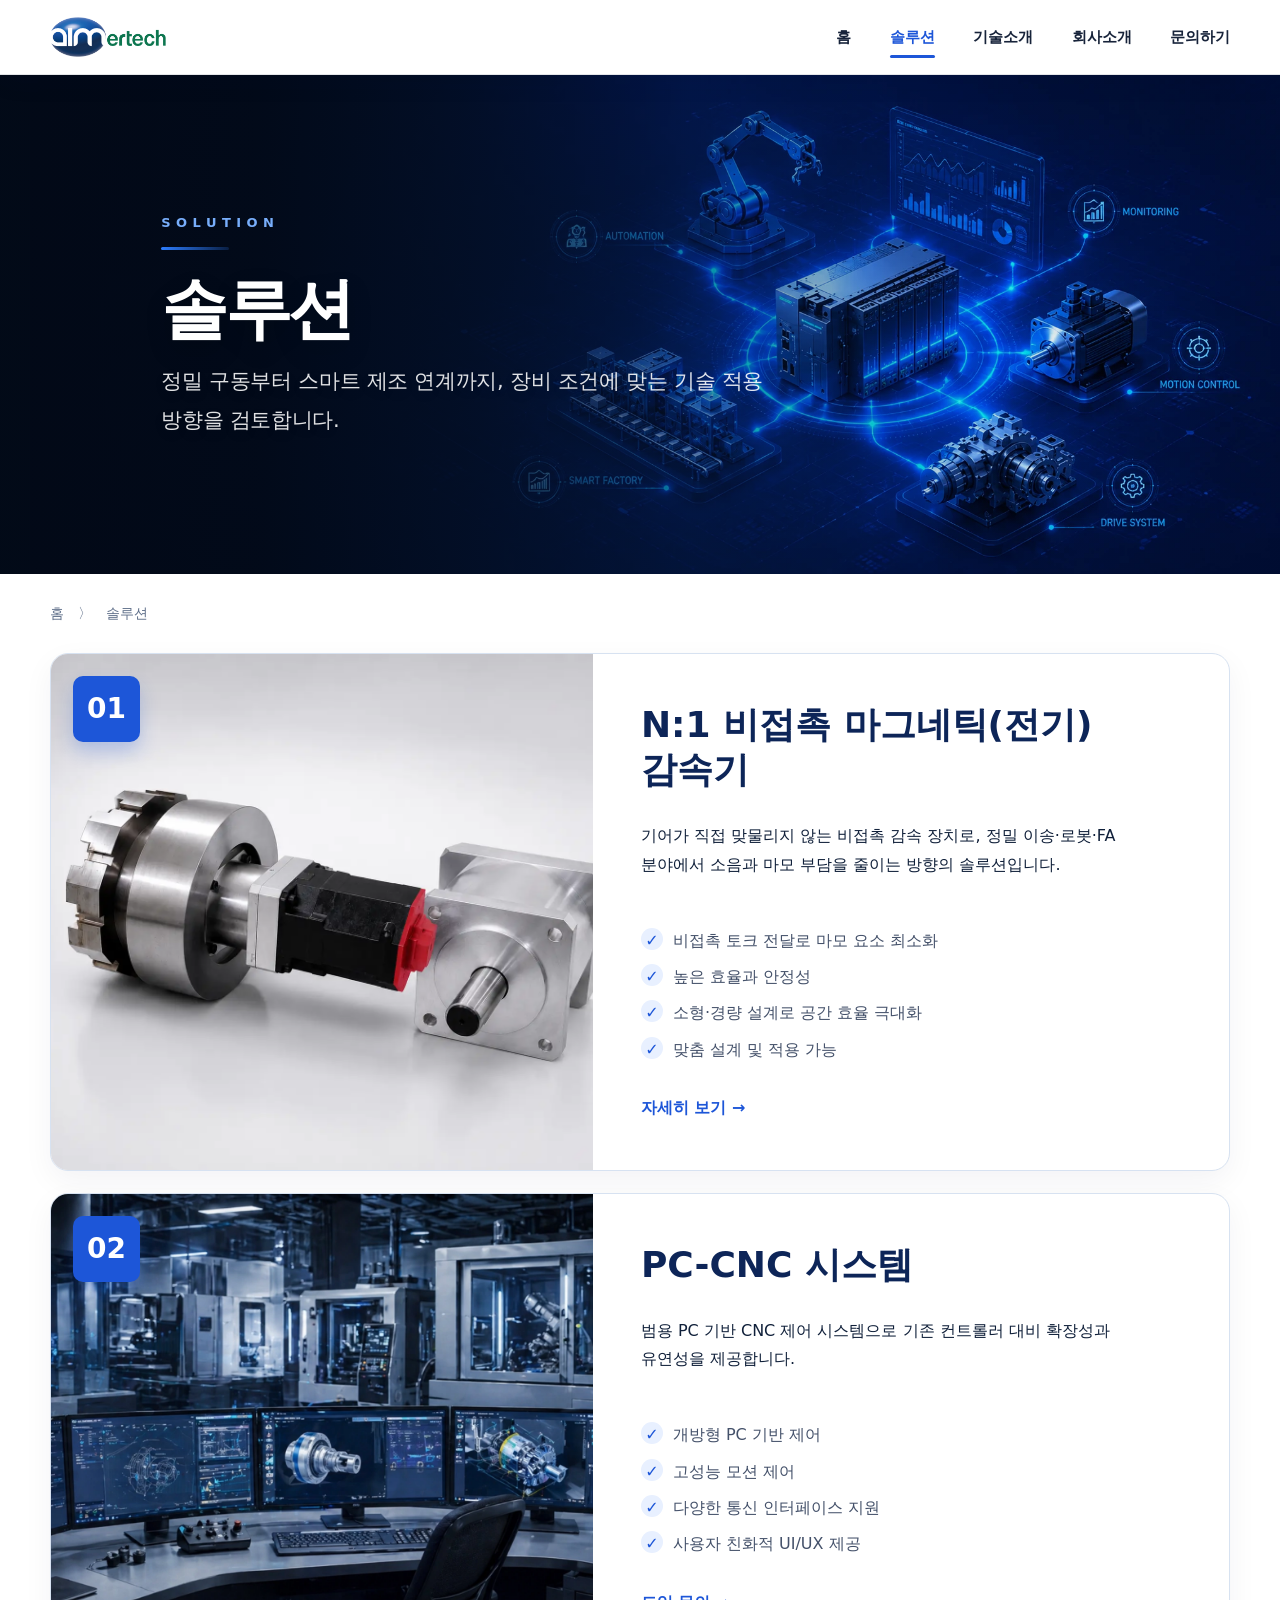
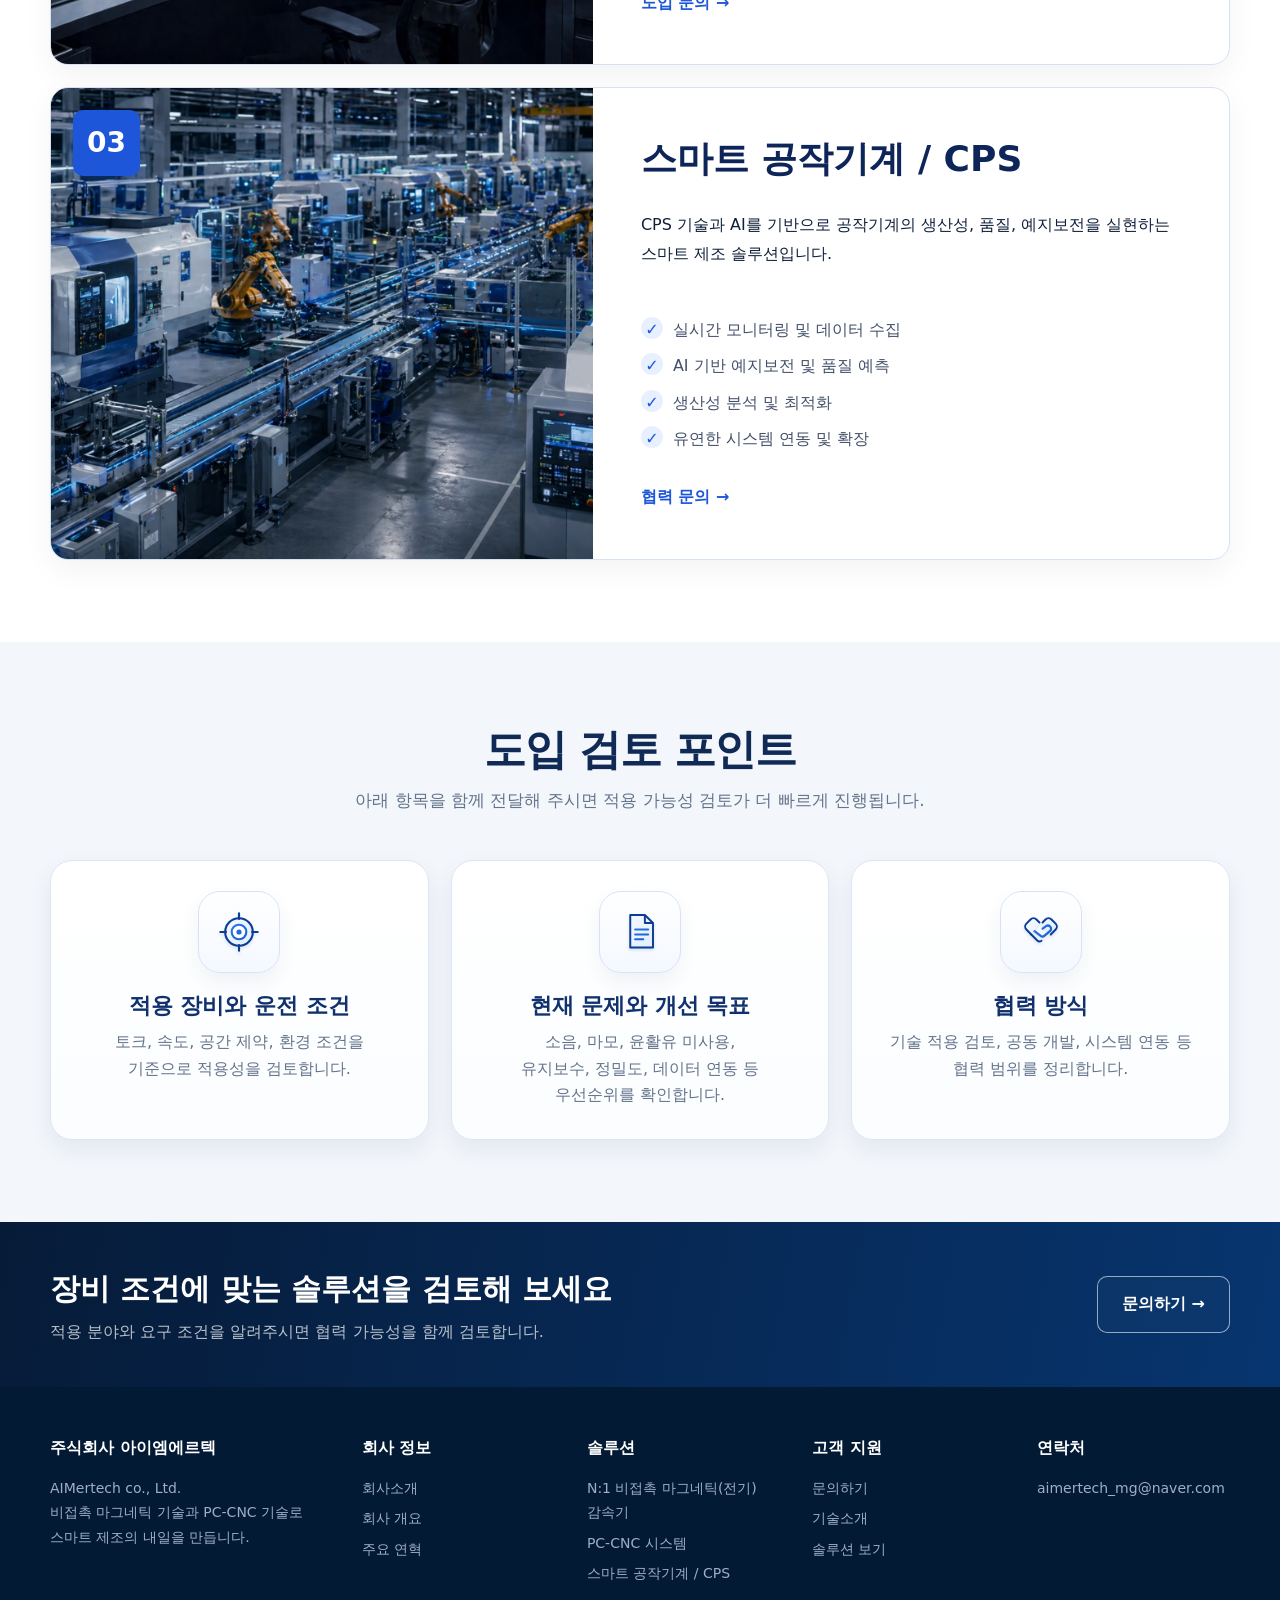
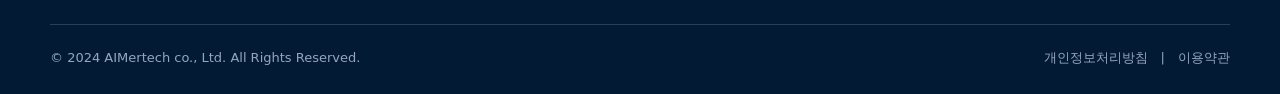
<file: solution.html>
<!DOCTYPE html>

<html lang="ko">
<head>
<meta charset="utf-8"/>
<meta content="width=device-width, initial-scale=1" name="viewport"/>
<meta content="#0a2854" name="theme-color"/>
<title>솔루션 | 아이엠에르텍</title>
<meta content="N:1 비접촉 마그네틱(전기) 감속기, PC-CNC 시스템, 스마트 공작기계/CPS 솔루션과 도입 검토 포인트를 소개합니다." name="description"/>
<meta content="솔루션 | 아이엠에르텍" property="og:title"/>
<meta content="N:1 비접촉 마그네틱(전기) 감속기, PC-CNC 시스템, 스마트 공작기계/CPS 솔루션과 도입 검토 포인트를 소개합니다." property="og:description"/>
<meta content="website" property="og:type"/>
<meta content="assets/images/hero-mangetic-gear.webp" property="og:image"/>
<link href="assets/logo/aimertech.logo.transparent.png" rel="icon" type="image/png"/>
<link href="css/style.css" rel="stylesheet"/>
<link rel="preload" as="image" href="assets/hero/hero-solution-v2.webp"/>
</head>
<body>
<a class="skip" href="#main">본문 바로가기</a>
<header class="site-header">
<div class="container nav-wrap">
<a aria-label="아이엠에르텍 홈" class="logo" href="index.html"><img alt="주식회사 아이엠에르텍 AIMertech co., Ltd." src="assets/logo/aimertech.logo.transparent.png"/></a>
<nav aria-label="주요 메뉴" class="main-nav"><a href="index.html">홈</a><a class="active" href="solution.html">솔루션</a><a href="technology.html">기술소개</a><a href="company.html">회사소개</a><a href="contact.html">문의하기</a></nav>
<button aria-label="메뉴 열기" class="mobile-toggle"><span></span><span></span><span></span></button>
</div>
</header>
<main id="main">
<section class="page-hero page-hero-solution">
  <div class="container page-hero-inner">
    <div class="page-hero-copy">
      <span class="hero-eyebrow">SOLUTION</span>
      <h1>솔루션</h1>
      <p>정밀 구동부터 스마트 제조 연계까지, 장비 조건에 맞는 기술 적용 방향을 검토합니다.</p>
    </div>
  </div>
</section>
<div class="container"><div class="breadcrumb">홈　〉　솔루션</div></div>
<section class="section" style="padding-top:0"><div class="container solution-list">
<article class="solution-row"><div class="imgbox"><span class="num">01</span><img alt="N:1 비접촉 마그네틱(전기) 감속기" src="assets/images/magnetic-gear-cutaway.webp"/></div><div class="copy"><h2>N:1 비접촉 마그네틱(전기) 감속기</h2><p>기어가 직접 맞물리지 않는 비접촉 감속 장치로, 정밀 이송·로봇·FA 분야에서 소음과 마모 부담을 줄이는 방향의 솔루션입니다.</p><ul class="check-list"><li>비접촉 토크 전달로 마모 요소 최소화</li><li>높은 효율과 안정성</li><li>소형·경량 설계로 공간 효율 극대화</li><li>맞춤 설계 및 적용 가능</li></ul><a class="text-link" href="technology.html">자세히 보기 →</a></div></article>
<article class="solution-row"><div class="imgbox"><span class="num">02</span><img alt="PC-CNC 제어 시스템" loading="lazy" decoding="async" src="assets/images/control-room.webp"/></div><div class="copy"><h2>PC-CNC 시스템</h2><p>범용 PC 기반 CNC 제어 시스템으로 기존 컨트롤러 대비 확장성과 유연성을 제공합니다.</p><ul class="check-list"><li>개방형 PC 기반 제어</li><li>고성능 모션 제어</li><li>다양한 통신 인터페이스 지원</li><li>사용자 친화적 UI/UX 제공</li></ul><a class="text-link" href="contact.html">도입 문의 →</a></div></article>
<article class="solution-row"><div class="imgbox"><span class="num">03</span><img alt="스마트 공작기계와 CPS" loading="lazy" decoding="async" src="assets/images/factory-automation.webp"/></div><div class="copy"><h2>스마트 공작기계 / CPS</h2><p>CPS 기술과 AI를 기반으로 공작기계의 생산성, 품질, 예지보전을 실현하는 스마트 제조 솔루션입니다.</p><ul class="check-list"><li>실시간 모니터링 및 데이터 수집</li><li>AI 기반 예지보전 및 품질 예측</li><li>생산성 분석 및 최적화</li><li>유연한 시스템 연동 및 확장</li></ul><a class="text-link" href="contact.html">협력 문의 →</a></div></article>
</div></section>
<section class="section soft">
<div class="container">
<div class="section-title"><h2>도입 검토 포인트</h2><p>아래 항목을 함께 전달해 주시면 적용 가능성 검토가 더 빠르게 진행됩니다.</p></div>
<div class="review-grid">
<div class="review-card"><div class="benefit-icon"><img alt="" class="line-icon" decoding="async" loading="lazy" src="assets/icons/target.svg"/></div><h3>적용 장비와 운전 조건</h3><p>토크, 속도, 공간 제약, 환경 조건을 기준으로 적용성을 검토합니다.</p></div>
<div class="review-card"><div class="benefit-icon"><img alt="" class="line-icon" decoding="async" loading="lazy" src="assets/icons/document.svg"/></div><h3>현재 문제와 개선 목표</h3><p>소음, 마모, 윤활유 미사용, 유지보수, 정밀도, 데이터 연동 등 우선순위를 확인합니다.</p></div>
<div class="review-card"><div class="benefit-icon"><img alt="" class="line-icon" decoding="async" loading="lazy" src="assets/icons/handshake.svg"/></div><h3>협력 방식</h3><p>기술 적용 검토, 공동 개발, 시스템 연동 등 협력 범위를 정리합니다.</p></div>
</div>
</div>
</section>
<section class="cta-band"><div class="container cta-content"><div><h2>장비 조건에 맞는 솔루션을 검토해 보세요</h2><p>적용 분야와 요구 조건을 알려주시면 협력 가능성을 함께 검토합니다.</p></div><a class="btn btn-outline" href="contact.html">문의하기 →</a></div></section>
<footer class="footer">
<div class="container">
<div class="footer-grid">
<div><h4>주식회사 아이엠에르텍</h4><p>AIMertech co., Ltd.<br/>비접촉 마그네틱 기술과 PC-CNC 기술로 스마트 제조의 내일을 만듭니다.</p></div>
<div><h4>회사 정보</h4><a href="company.html">회사소개</a><a href="company.html#profile">회사 개요</a><a href="company.html#certs">주요 연혁</a></div>
<div><h4>솔루션</h4><a href="solution.html">N:1 비접촉 마그네틱(전기) 감속기</a><a href="solution.html">PC-CNC 시스템</a><a href="solution.html">스마트 공작기계 / CPS</a></div>
<div><h4>고객 지원</h4><a href="contact.html">문의하기</a><a href="technology.html">기술소개</a><a href="solution.html">솔루션 보기</a></div>
<div><h4>연락처</h4><p><a href="mailto:aimertech_mg@naver.com">aimertech_mg@naver.com</a></p></div>
</div>
<div class="footer-bottom"><span>© 2024 AIMertech co., Ltd. All Rights Reserved.</span><span>개인정보처리방침　|　이용약관</span></div>
</div>
</footer>
</main>
<script src="js/script.js"></script>
</body>
</html>
</file>
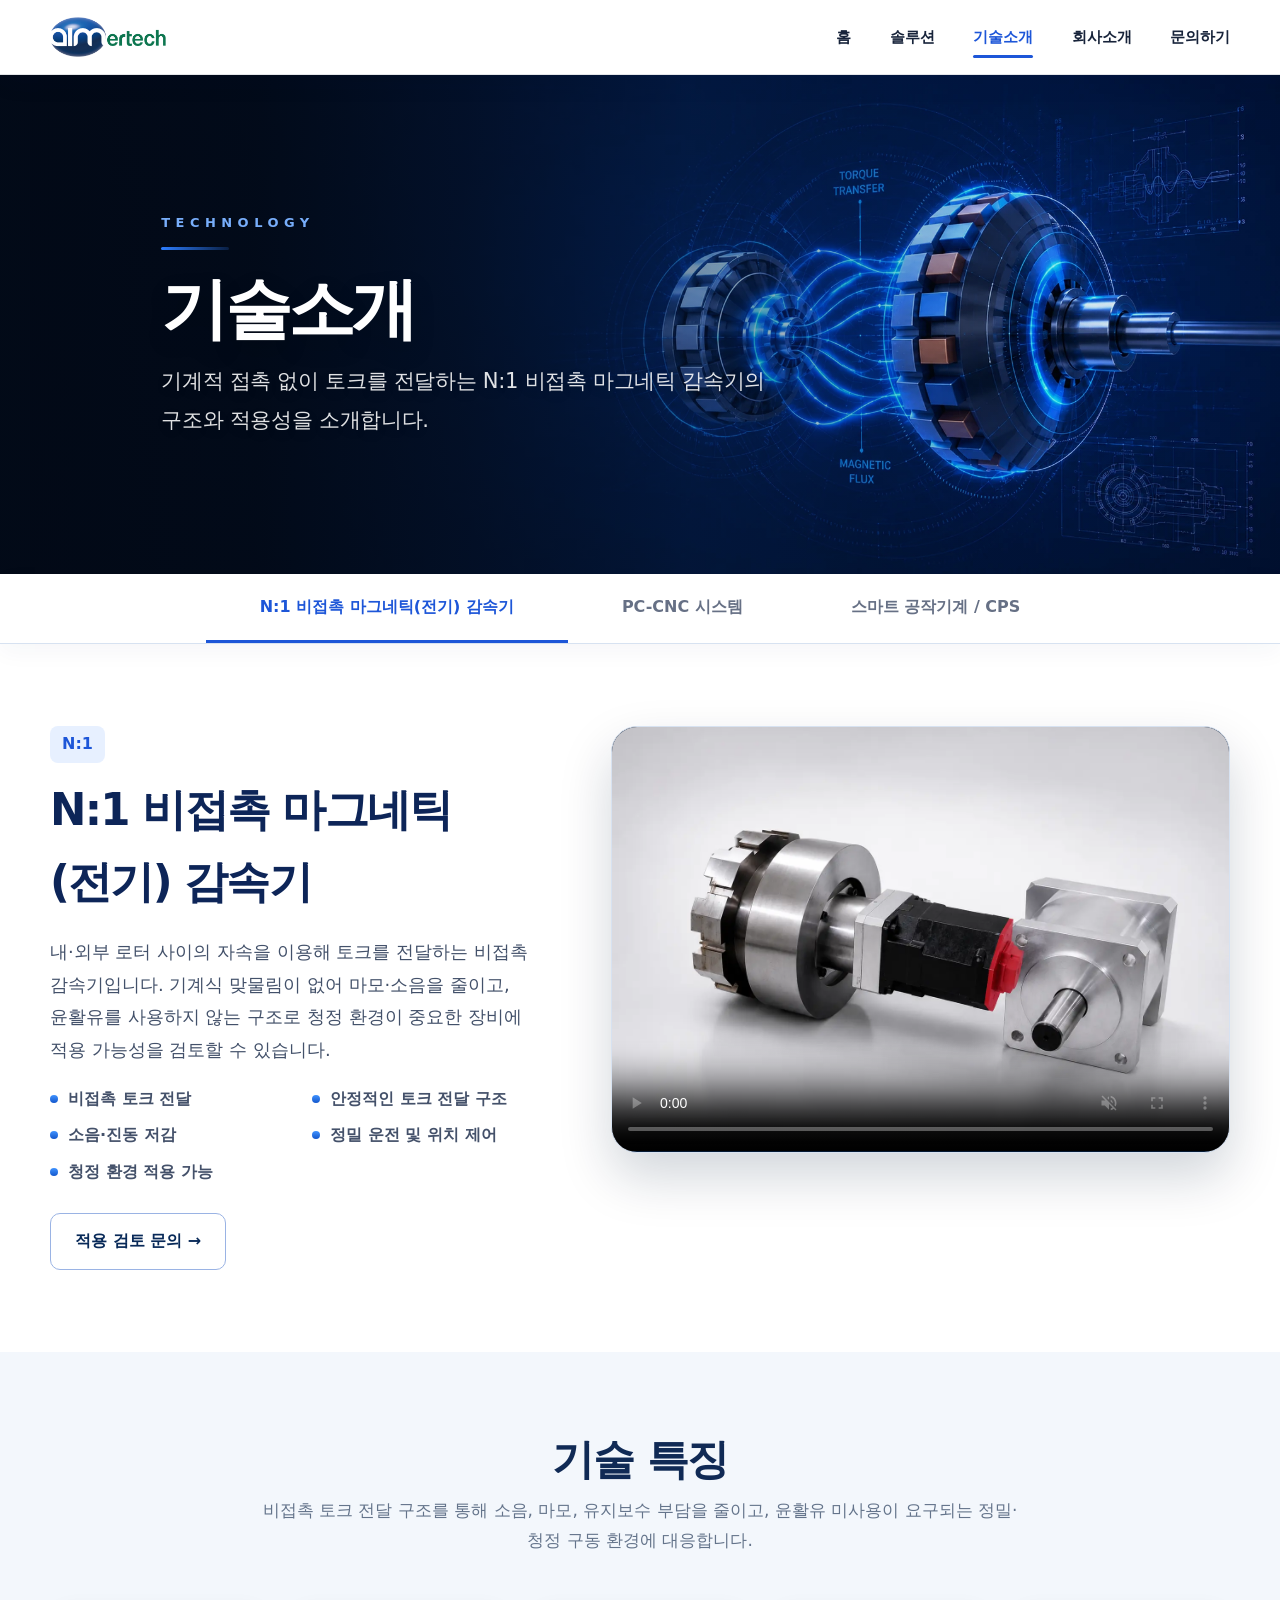
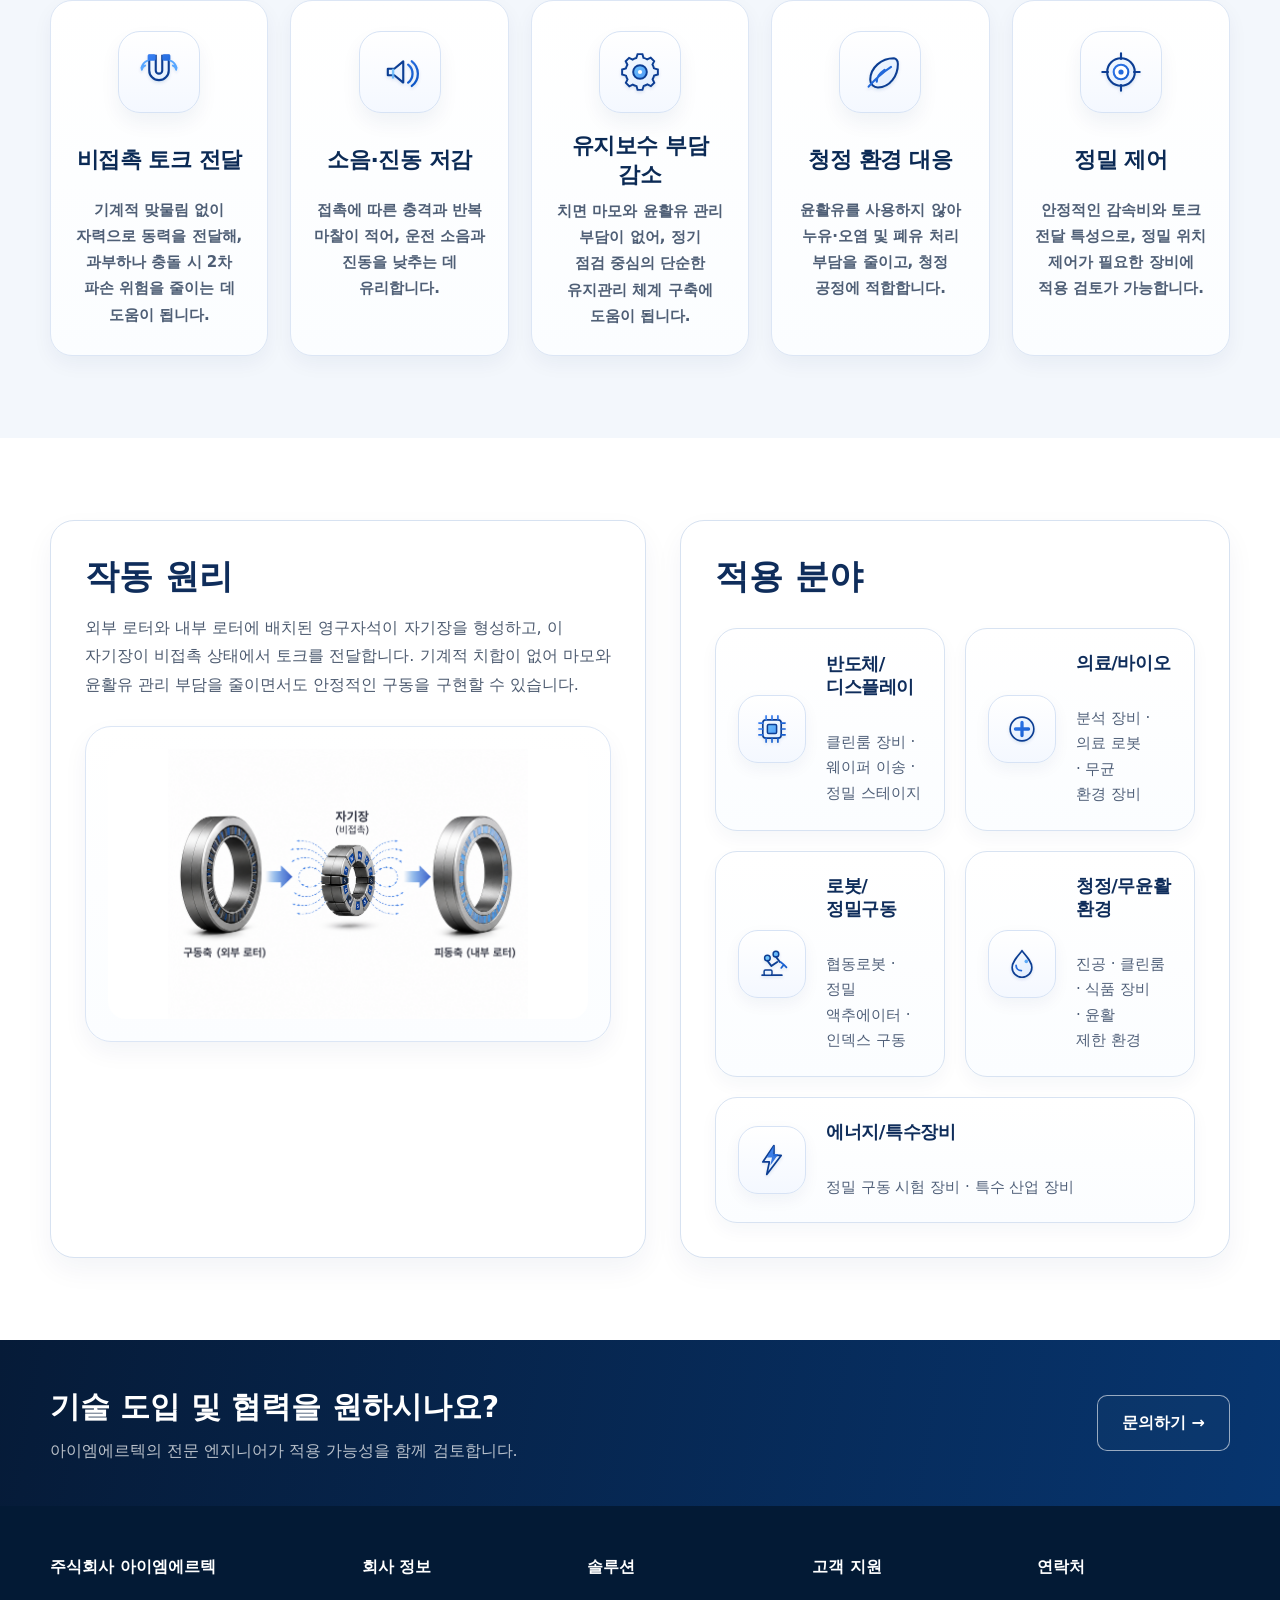
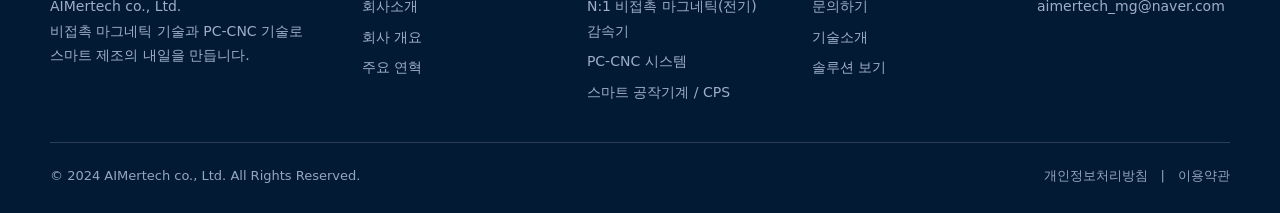
<file: technology.html>
<!DOCTYPE html>

<html lang="ko">
<head>
<meta charset="utf-8"/>
<meta content="width=device-width, initial-scale=1" name="viewport"/>
<meta content="#0a2854" name="theme-color"/>
<title>기술소개 | N:1 비접촉 마그네틱(전기) 감속기</title>
<meta content="기계적 접촉 없이 토크를 전달하는 N:1 비접촉 마그네틱 감속기의 구조와 적용성을 소개합니다." name="description"/>
<meta content="기술소개 | N:1 비접촉 마그네틱(전기) 감속기" property="og:title"/>
<meta content="기계적 접촉 없이 토크를 전달하는 N:1 비접촉 마그네틱 감속기의 구조와 적용성을 소개합니다." property="og:description"/>
<meta content="website" property="og:type"/>
<meta content="assets/images/hero-mangetic-gear.webp" property="og:image"/>
<link href="assets/logo/aimertech.logo.transparent.png" rel="icon" type="image/png"/>
<link href="css/style.css" rel="stylesheet"/>
<link rel="preload" as="image" href="assets/hero/hero-technology-v2.webp"/>
</head>
<body>
<a class="skip" href="#main">본문 바로가기</a>
<header class="site-header">
<div class="container nav-wrap">
<a aria-label="아이엠에르텍 홈" class="logo" href="index.html"><img alt="주식회사 아이엠에르텍 AIMertech co., Ltd." src="assets/logo/aimertech.logo.transparent.png"/></a>
<nav aria-label="주요 메뉴" class="main-nav"><a href="index.html">홈</a><a href="solution.html">솔루션</a><a class="active" href="technology.html">기술소개</a><a href="company.html">회사소개</a><a href="contact.html">문의하기</a></nav>
<button aria-label="메뉴 열기" class="mobile-toggle"><span></span><span></span><span></span></button>
</div>
</header>
<main id="main">
<section class="page-hero page-hero-tech">
  <div class="container page-hero-inner">
    <div class="page-hero-copy">
      <span class="hero-eyebrow">TECHNOLOGY</span>
      <h1>기술소개</h1>
      <p>기계적 접촉 없이 토크를 전달하는 N:1 비접촉 마그네틱 감속기의 구조와 적용성을 소개합니다.</p>
    </div>
  </div>
</section>
<nav aria-label="기술 탭" class="tabs"><a class="active" href="technology.html">N:1 비접촉 마그네틱(전기) 감속기</a><a href="solution.html">PC-CNC 시스템</a><a href="solution.html">스마트 공작기계 / CPS</a></nav>
<section class="section"><div class="container"><div class="tech-intro"><div><span class="kicker">N:1</span><h2>N:1 비접촉 마그네틱(전기) 감속기</h2><p>내·외부 로터 사이의 자속을 이용해 토크를 전달하는 비접촉 감속기입니다. 기계식 맞물림이 없어 마모·소음을 줄이고, 윤활유를 사용하지 않는 구조로 청정 환경이 중요한 장비에 적용 가능성을 검토할 수 있습니다.</p><ul><li>비접촉 토크 전달</li><li>안정적인 토크 전달 구조</li><li>소음·진동 저감</li><li>정밀 운전 및 위치 제어</li><li>청정 환경 적용 가능</li></ul><a class="btn btn-outline dark" href="contact.html">적용 검토 문의 →</a></div><div class="tech-video-card">
<video aria-label="N:1 비접촉 마그네틱(전기) 감속기 제품 구동 영상" autoplay="" controls="" loop="" muted="" playsinline="" poster="assets/images/magnetic-gear-cutaway.webp" src="assets/videos/product_demo1_10s_muted.mp4"></video>
</div></div></div></section>
<section class="section soft"><div class="container"><div class="section-title"><h2>기술 특징</h2><p>비접촉 토크 전달 구조를 통해 소음, 마모, 유지보수 부담을 줄이고, 윤활유 미사용이 요구되는 정밀·청정 구동 환경에 대응합니다.</p></div><div class="feature-grid">
<div class="feature-card"><div class="icon"><img alt="" class="line-icon" decoding="async" loading="lazy" src="assets/icons/magnet.svg"/></div><h3>비접촉 토크 전달</h3><p>기계적 맞물림 없이 자력으로 동력을 전달해, 과부하나 충돌 시 2차 파손 위험을 줄이는 데 도움이 됩니다.</p></div>
<div class="feature-card"><div class="icon"><img alt="" class="line-icon" decoding="async" loading="lazy" src="assets/icons/sound.svg"/></div><h3>소음·진동 저감</h3><p>접촉에 따른 충격과 반복 마찰이 적어, 운전 소음과 진동을 낮추는 데 유리합니다.</p></div>
<div class="feature-card"><div class="icon"><img alt="" class="line-icon" decoding="async" loading="lazy" src="assets/icons/gear.svg"/></div><h3>유지보수 부담 감소</h3><p>치면 마모와 윤활유 관리 부담이 없어, 정기 점검 중심의 단순한 유지관리 체계 구축에 도움이 됩니다.</p></div>
<div class="feature-card"><div class="icon"><img alt="" class="line-icon" decoding="async" loading="lazy" src="assets/icons/leaf.svg"/></div><h3>청정 환경 대응</h3><p>윤활유를 사용하지 않아 누유·오염 및 폐유 처리 부담을 줄이고, 청정 공정에 적합합니다.</p></div>
<div class="feature-card"><div class="icon"><img alt="" class="line-icon" decoding="async" loading="lazy" src="assets/icons/target.svg"/></div><h3>정밀 제어</h3><p>안정적인 감속비와 토크 전달 특성으로, 정밀 위치 제어가 필요한 장비에 적용 검토가 가능합니다.</p></div>
</div></div></section>
<section class="section"><div class="container principle-grid"><div class="principle-box"><h2>작동 원리</h2><p>외부 로터와 내부 로터에 배치된 영구자석이 자기장을 형성하고, 이 자기장이 비접촉 상태에서 토크를 전달합니다. 기계적 치합이 없어 마모와 윤활유 관리 부담을 줄이면서도 안정적인 구동을 구현할 수 있습니다.</p><div class="principle-image"><img alt="구동축, 자기장, 피동축으로 구성된 비접촉 마그네틱 감속기 작동 원리 이미지" loading="lazy" decoding="async" src="assets/images/magnetic-principle-diagram.png"/></div></div><div class="application-box"><h2>적용 분야</h2><div class="app-grid">
<div class="app-item"><span class="app-icon"><img alt="" class="line-icon" decoding="async" loading="lazy" src="assets/icons/chip.svg"/></span><div><strong>반도체/디스플레이</strong><br/>클린룸 장비 · 웨이퍼 이송 · 정밀 스테이지</div></div>
<div class="app-item"><span class="app-icon"><img alt="" class="line-icon" decoding="async" loading="lazy" src="assets/icons/medical.svg"/></span><div><strong>의료/바이오</strong><br/>분석 장비 · 의료 로봇 · 무균 환경 장비</div></div>
<div class="app-item"><span class="app-icon"><img alt="" class="line-icon" decoding="async" loading="lazy" src="assets/icons/robot-arm.svg"/></span><div><strong>로봇/정밀구동</strong><br/>협동로봇 · 정밀 액추에이터 · 인덱스 구동</div></div>
<div class="app-item"><span class="app-icon"><img alt="" class="line-icon" decoding="async" loading="lazy" src="assets/icons/droplet.svg"/></span><div><strong>청정/무윤활 환경</strong><br/>진공 · 클린룸 · 식품 장비 · 윤활 제한 환경</div></div>
<div class="app-item app-item-wide"><span class="app-icon"><img alt="" class="line-icon" decoding="async" loading="lazy" src="assets/icons/bolt.svg"/></span><div><strong>에너지/특수장비</strong><br/>정밀 구동 시험 장비 · 특수 산업 장비</div></div>
</div></div></div></section>
<section class="cta-band"><div class="container cta-content"><div><h2>기술 도입 및 협력을 원하시나요?</h2><p>아이엠에르텍의 전문 엔지니어가 적용 가능성을 함께 검토합니다.</p></div><a class="btn btn-outline" href="contact.html">문의하기 →</a></div></section>
<footer class="footer">
<div class="container">
<div class="footer-grid">
<div><h4>주식회사 아이엠에르텍</h4><p>AIMertech co., Ltd.<br/>비접촉 마그네틱 기술과 PC-CNC 기술로 스마트 제조의 내일을 만듭니다.</p></div>
<div><h4>회사 정보</h4><a href="company.html">회사소개</a><a href="company.html#profile">회사 개요</a><a href="company.html#certs">주요 연혁</a></div>
<div><h4>솔루션</h4><a href="solution.html">N:1 비접촉 마그네틱(전기) 감속기</a><a href="solution.html">PC-CNC 시스템</a><a href="solution.html">스마트 공작기계 / CPS</a></div>
<div><h4>고객 지원</h4><a href="contact.html">문의하기</a><a href="technology.html">기술소개</a><a href="solution.html">솔루션 보기</a></div>
<div><h4>연락처</h4><p><a href="mailto:aimertech_mg@naver.com">aimertech_mg@naver.com</a></p></div>
</div>
<div class="footer-bottom"><span>© 2024 AIMertech co., Ltd. All Rights Reserved.</span><span>개인정보처리방침　|　이용약관</span></div>
</div>
</footer>
</main>
<script src="js/script.js"></script>
</body>
</html>
</file>
<file: css/style.css>
:root{
  --navy:#061a34; --navy2:#0c2c57; --navy3:#143e73; --blue:#1d56d8; --blue2:#4b8fff;
  --blue-soft:#eaf2ff; --ink:#10203a; --muted:#64748b; --line:#d7e2f1; --bg:#f3f7fc;
  --white:#fff; --shadow:0 18px 44px rgba(8,25,60,.10); --shadow-soft:0 10px 24px rgba(8,25,60,.07);
  --radius:22px; --max:1180px;
}
*{box-sizing:border-box} html{scroll-behavior:smooth} body{margin:0;font-family:Inter,Pretendard,"Noto Sans KR",system-ui,-apple-system,BlinkMacSystemFont,sans-serif;color:var(--ink);background:#fff;line-height:1.65} a{text-decoration:none;color:inherit} img{max-width:100%;display:block} ul{padding-left:1.2rem} .container{width:min(var(--max),calc(100% - 40px));margin:0 auto} .skip{position:absolute;left:-9999px} .skip:focus{left:20px;top:20px;background:#fff;color:#000;padding:10px;z-index:99}
.site-header{position:sticky;top:0;z-index:50;background:rgba(255,255,255,.92);backdrop-filter:blur(12px);border-bottom:1px solid rgba(6,27,56,.08)} .nav-wrap{height:78px;display:flex;align-items:center;justify-content:space-between;gap:24px} .logo img{height:48px;width:auto;object-fit:contain;background:transparent} .main-nav{display:flex;gap:42px;align-items:center;font-weight:750;font-size:15px} .main-nav a{position:relative;padding:25px 0;color:#17233a} .main-nav a.active,.main-nav a:hover{color:var(--blue)} .main-nav a.active:after{content:"";position:absolute;left:0;right:0;bottom:16px;height:3px;border-radius:999px;background:var(--blue)} .mobile-toggle{display:none;background:none;border:0;gap:5px;flex-direction:column} .mobile-toggle span{width:26px;height:2px;background:#0f1b2e;display:block}
.hero{position:relative;overflow:hidden;background:radial-gradient(circle at 78% 25%,rgba(64,134,255,.18),transparent 24%),radial-gradient(circle at 18% 78%,rgba(33,98,220,.14),transparent 24%),linear-gradient(90deg,#031224 0%,#092144 44%,#163f6f 100%);color:#fff;min-height:650px;display:flex;align-items:center} .hero:before{content:"";position:absolute;inset:0;background:linear-gradient(90deg,rgba(1,10,24,.34) 0%,rgba(1,10,24,.16) 38%,rgba(1,10,24,.02) 100%);pointer-events:none} .hero:after{content:"";position:absolute;inset:auto -8% -28% auto;width:520px;height:520px;border-radius:50%;background:radial-gradient(circle,rgba(92,154,255,.18) 0%,rgba(92,154,255,0) 68%);filter:blur(12px)} .hero-grid{position:relative;z-index:1;display:grid;grid-template-columns:1.02fr .98fr;gap:28px;align-items:center;padding:54px 0} .hero-copy{max-width:660px} .hero-kicker{display:inline-flex;align-items:center;gap:8px;padding:9px 16px;border-radius:999px;background:rgba(255,255,255,.10);border:1px solid rgba(255,255,255,.16);font-size:13px;font-weight:800;letter-spacing:.02em;margin-bottom:22px;box-shadow:inset 0 1px 0 rgba(255,255,255,.10)} .hero h1{font-size:clamp(40px,5.4vw,70px);line-height:1.14;margin:0 0 22px;letter-spacing:-.05em} .hero p{font-size:20px;max-width:580px;margin:0 0 28px;color:rgba(255,255,255,.84)} .hero-media{position:relative;display:flex;justify-content:center;align-items:center;min-height:420px} .hero-media-shell{position:relative;z-index:1;width:min(100%,650px);padding:18px;border-radius:34px;background:linear-gradient(180deg,rgba(255,255,255,.08),rgba(255,255,255,.03));border:1px solid rgba(255,255,255,.12);box-shadow:0 34px 80px rgba(0,0,0,.22);backdrop-filter:blur(10px)} .hero-media img{width:100%;max-width:620px;border-radius:24px;filter:drop-shadow(0 30px 70px rgba(0,0,0,.28))} .hero-glow{position:absolute;inset:auto 8% 10% 8%;height:72%;border-radius:50%;background:radial-gradient(circle,rgba(44,125,255,.48) 0%,rgba(44,125,255,.16) 38%,transparent 72%);filter:blur(28px)} .hero-chips{display:flex;flex-wrap:wrap;gap:10px;margin:0 0 28px} .hero-chips span{padding:7px 12px;border-radius:999px;background:rgba(255,255,255,.10);border:1px solid rgba(255,255,255,.14);font-size:13px;color:rgba(255,255,255,.86)}

.btn{display:inline-flex;align-items:center;gap:10px;padding:14px 24px;border-radius:10px;font-weight:800;border:1px solid transparent;transition:.22s ease} .btn-primary{background:linear-gradient(180deg,#2a70f0,#1751cc);color:#fff;box-shadow:0 12px 24px rgba(29,86,216,.28)} .btn-primary:hover{transform:translateY(-2px);box-shadow:0 18px 30px rgba(29,86,216,.34)} .btn-outline{border-color:rgba(255,255,255,.58);color:#fff;background:rgba(255,255,255,.02)} .btn-outline:hover{background:rgba(255,255,255,.08)} .btn-outline.dark{border-color:#9ab3e4;color:#082958} .btn-row{display:flex;gap:14px;flex-wrap:wrap}
.section{padding:82px 0} .section.tight{padding:64px 0} .section.soft{background:var(--bg)} .section.dark{background:linear-gradient(135deg,#061a38,#0a3266);color:#fff} .section-title{text-align:center;margin-bottom:44px} .section-title h2{font-size:36px;line-height:1.25;margin:0 0 10px;letter-spacing:-.03em;color:#102a55} .dark .section-title h2{color:#fff} .section-title p{margin:0 auto;color:var(--muted);font-size:17px;max-width:760px} .dark .section-title p{color:rgba(255,255,255,.72)}
.svg-icon{width:32px;height:32px;stroke:currentColor;fill:none;stroke-width:2.05;stroke-linecap:round;stroke-linejoin:round;flex:0 0 auto} .icon-circle,.feature-card .icon,.type-icon,.info-icon,.benefit-icon{width:72px;height:72px;border-radius:22px;display:grid;place-items:center;margin:0 auto 18px;color:#0b4598;background:linear-gradient(180deg,#f8fbff,#edf5ff);border:1px solid rgba(29,86,216,.22);box-shadow:inset 0 1px 0 rgba(255,255,255,.95),0 10px 22px rgba(29,86,216,.06)}
.stats,.solution-grid,.cert-grid,.contact-info,.value-grid,.process-grid,.review-grid{display:grid;gap:22px} .stats{grid-template-columns:repeat(3,1fr)} .solution-grid{grid-template-columns:repeat(3,1fr);gap:26px} .cert-grid{grid-template-columns:repeat(3,1fr)} .value-grid{grid-template-columns:repeat(3,1fr)} .process-grid{grid-template-columns:repeat(3,1fr)} .review-grid{grid-template-columns:repeat(3,1fr)} .stat-card,.feature-card,.contact-card,.info-card,.cert-card,.principle-box,.application-box,.value-card,.process-card,.contact-cta-card,.review-card{background:#fff;border:1px solid var(--line);border-radius:var(--radius);box-shadow:var(--shadow-soft)} .stat-card,.feature-card,.contact-card,.info-card,.cert-card,.value-card,.process-card,.review-card{padding:30px} .stat-card,.feature-card,.contact-card,.value-card,.process-card,.review-card{position:relative;overflow:hidden;transition:.24s ease} .stat-card:before,.feature-card:before,.contact-card:before,.value-card:before,.process-card:before,.review-card:before{content:"";position:absolute;inset:0 0 auto 0;height:4px;background:linear-gradient(90deg,var(--blue),var(--blue2));opacity:0;transition:.24s ease} .stat-card:hover,.feature-card:hover,.contact-card:hover,.value-card:hover,.process-card:hover,.review-card:hover{transform:translateY(-6px);box-shadow:var(--shadow)} .stat-card:hover:before,.feature-card:hover:before,.contact-card:hover:before,.value-card:hover:before,.process-card:hover:before,.review-card:hover:before{opacity:1} .stat-card,.feature-card,.value-card,.process-card,.review-card{text-align:center} .stat-card h3,.value-card h3,.process-card h3,.review-card h3{font-size:22px;line-height:1.38;margin:0 0 8px;color:#10316d} .stat-card p,.value-card p,.process-card p,.review-card p{margin:0;color:var(--muted)}
.solution-card{background:#fff;border:1px solid var(--line);border-radius:var(--radius);overflow:hidden;box-shadow:var(--shadow);transition:.25s} .solution-card:hover{transform:translateY(-6px)} .solution-card img{height:220px;width:100%;object-fit:cover} .solution-card .body{padding:24px} .solution-card h3{font-size:21px;margin:0 0 8px;color:#10234b} .solution-card p{color:var(--muted);margin:0 0 18px} .tagline{font-size:13px;display:inline-flex;padding:4px 10px;border-radius:999px;background:#eaf2ff;color:var(--blue);font-weight:800;margin-bottom:12px} .text-link{font-weight:850;color:var(--blue)}
.customer-bar{background:linear-gradient(180deg,#fff,#f8fbff);border-bottom:1px solid var(--line)} .customer-points{display:grid;grid-template-columns:repeat(3,1fr);gap:18px;padding:28px 0} .customer-point{display:flex;gap:14px;align-items:flex-start} .customer-point strong{display:block;color:#102a55;margin-bottom:2px} .customer-point p{margin:0;color:var(--muted);font-size:14px} .customer-point .mini{width:34px;height:34px;border-radius:12px;background:#eaf2ff;color:var(--blue);display:grid;place-items:center;flex:0 0 auto} .customer-point .mini .svg-icon{width:20px;height:20px}
.cta-band{padding:42px 0;background:linear-gradient(100deg,#061b38,#07356f);color:#fff} .cta-content{display:flex;justify-content:space-between;align-items:center;gap:24px} .cta-content h2{margin:0 0 6px;font-size:30px} .cta-content p{margin:0;color:rgba(255,255,255,.72)}
.footer{background:#031a35;color:#dce8ff;padding:48px 0 26px} .footer-grid{display:grid;grid-template-columns:1.5fr repeat(4,1fr);gap:32px;padding-bottom:32px;border-bottom:1px solid rgba(255,255,255,.16)} .footer h4{margin:0 0 14px;color:#fff} .footer p,.footer a{font-size:14px;color:rgba(220,232,255,.72);display:block;margin:6px 0} .footer-bottom{display:flex;justify-content:space-between;gap:24px;padding-top:22px;color:rgba(220,232,255,.68);font-size:13px}
.breadcrumb{font-size:14px;color:#60708a;margin:28px 0} .solution-list{display:grid;gap:22px} .solution-row{display:grid;grid-template-columns:.9fr 1.1fr;border:1px solid var(--line);border-radius:18px;overflow:hidden;background:#fff;box-shadow:0 10px 30px rgba(6,27,56,.05)} .solution-row .imgbox{position:relative;min-height:330px;background:#051a35} .solution-row img{width:100%;height:100%;object-fit:cover} .num{position:absolute;top:22px;left:22px;background:var(--blue);color:#fff;border-radius:10px;padding:10px 14px;font-size:28px;font-weight:900;box-shadow:0 10px 18px rgba(29,86,216,.24)} .solution-row .copy{padding:48px} .solution-row h2{font-size:34px;line-height:1.25;margin:0 0 14px;color:#0d2558} .check-list{list-style:none;padding:0;margin:22px 0} .check-list li{margin:10px 0;display:flex;gap:10px;color:#44516a} .dark .check-list li{color:rgba(255,255,255,.8)} .check-list li:before{content:"✓";display:inline-grid;place-items:center;width:22px;height:22px;border-radius:50%;background:#e8f0ff;color:var(--blue);font-weight:900;flex:0 0 auto} .promise{margin-top:30px;border-radius:18px;background:linear-gradient(135deg,#061b38,#063574);padding:42px;color:#fff;display:grid;grid-template-columns:repeat(4,1fr);gap:24px;text-align:center} .promise strong{display:block;font-size:19px;margin:10px 0 4px} .promise p{margin:0;color:rgba(255,255,255,.72);font-size:14px}
.tabs{display:flex;justify-content:center;gap:0;border-bottom:1px solid var(--line);background:#fff;position:sticky;top:78px;z-index:30} .tabs a{padding:20px 54px;font-weight:800;color:#667085;border-bottom:3px solid transparent} .tabs a.active,.tabs a:hover{color:var(--blue);border-color:var(--blue)} .tech-intro{display:grid;grid-template-columns:.9fr 1.1fr;align-items:center;gap:54px} .kicker{display:inline-block;background:#e7f0ff;color:var(--blue);font-weight:900;padding:5px 12px;border-radius:8px;margin-bottom:12px} .tech-intro h2{font-size:44px;margin:0 0 18px;color:#0d2558;letter-spacing:-.04em} .tech-intro p{font-size:19px;color:#43516a} .tech-intro img{filter:drop-shadow(0 22px 40px rgba(6,27,56,.18))} .feature-grid{display:grid;grid-template-columns:repeat(5,1fr);gap:18px} .feature-card{text-align:center;padding:28px 22px} .feature-card h3{font-size:17px;margin:0 0 8px;color:#132d5a} .feature-card p{font-size:14px;color:var(--muted);margin:0} .principle-grid{display:grid;grid-template-columns:1fr 1fr;gap:42px;align-items:start} .principle-box,.application-box{padding:28px} .principle-visual{display:flex;align-items:center;gap:18px;justify-content:center;margin-top:28px} .ring{width:120px;height:120px;border:22px solid #d9e2ef;border-top-color:#0b4ccb;border-radius:50%;box-shadow:inset 0 0 0 9px #fff} .arrow{font-size:34px;color:#6b7a90} .app-grid{display:grid;grid-template-columns:repeat(2,1fr);gap:16px} .app-item{border:1px solid var(--line);border-radius:14px;padding:18px;display:flex;gap:12px;align-items:flex-start} .app-icon{width:42px;height:42px;border-radius:14px;display:grid;place-items:center;flex:0 0 auto;color:#0b4598;background:#f2f7ff;border:1px solid rgba(29,86,216,.18)} .app-icon .svg-icon{width:26px;height:26px}
.message{display:grid;grid-template-columns:1fr 1fr;gap:58px;align-items:center} .message h2{font-size:34px;color:#0d2558} .message p{font-size:18px;color:#4d5b70} .signature{font-family:serif;font-size:30px;color:#10234b;margin-top:24px} .office-card{border-radius:22px;overflow:hidden;box-shadow:var(--shadow)} .company-table{display:grid;grid-template-columns:1fr 1fr;gap:28px} .table{border:1px solid var(--line);border-radius:14px;overflow:hidden;background:#fff;box-shadow:var(--shadow-soft)} .tr{display:grid;grid-template-columns:150px 1fr;border-bottom:1px solid var(--line)} .tr:last-child{border-bottom:0} .th{background:#f4f7fb;font-weight:850;color:#10234b} .td,.th{padding:18px} .cert-card{text-align:center} .cert-card strong{display:block;font-size:36px;color:var(--blue);font-weight:900} .company-features{grid-template-columns:repeat(4,1fr)}
.contact-types{display:grid;grid-template-columns:repeat(3,1fr);gap:22px} .contact-card{text-align:center;background:linear-gradient(180deg,#fff,#fbfdff)} .contact-card h3{font-size:21px;line-height:1.45;margin:0 0 8px;color:#10234b} .contact-card p{margin:0;color:var(--muted);font-size:15px} .contact-cta-card{margin-top:28px;padding:32px 34px;display:flex;align-items:center;justify-content:space-between;gap:28px;background:linear-gradient(135deg,#fff,#f7fbff);box-shadow:var(--shadow)} .contact-cta-card h3{margin:8px 0 10px;font-size:28px;color:#10316d;letter-spacing:-.02em} .contact-cta-card p{margin:0;color:var(--muted)} .contact-mini{display:inline-flex;align-items:center;padding:6px 12px;border-radius:999px;background:#eaf2ff;color:var(--blue);font-size:12px;font-weight:800;letter-spacing:.03em} .contact-note{font-size:14px;color:#6b7b92;margin-top:10px} .prep-grid{display:grid;grid-template-columns:repeat(3,1fr);gap:18px;margin-top:28px} .prep-card{border:1px solid var(--line);border-radius:18px;padding:22px;background:#fff} .prep-card strong{display:block;margin-bottom:6px;color:#10316d} .prep-card p{margin:0;color:var(--muted);font-size:14px} .partner-section{display:grid;grid-template-columns:1fr 1.1fr;gap:48px;align-items:center} .partner-section img{border-radius:22px;box-shadow:0 20px 42px rgba(0,0,0,.16)} .partner-section h2{font-size:36px;margin:0 0 12px;color:#fff} .partner-section p,.partner-section li{color:rgba(255,255,255,.78)} .form-note{font-size:14px;color:rgba(255,255,255,.68);margin-top:20px}
@media(max-width:900px){.mobile-toggle{display:flex}.main-nav{position:absolute;left:0;right:0;top:78px;background:#fff;display:none;flex-direction:column;gap:0;border-bottom:1px solid var(--line)}.main-nav.open{display:flex}.main-nav a{padding:16px 0}.hero{min-height:560px}.hero-grid{grid-template-columns:1fr;padding:42px 0 32px}.hero-copy{max-width:none}.hero-media{order:-1;min-height:auto}.hero-media-shell{width:min(100%,500px);padding:14px}.stats,.solution-grid,.contact-info,.cert-grid,.value-grid,.process-grid,.review-grid,.customer-points,.prep-grid{grid-template-columns:1fr}.footer-grid{grid-template-columns:1fr 1fr}.solution-row,.tech-intro,.principle-grid,.message,.company-table,.partner-section{grid-template-columns:1fr}.solution-row .copy{padding:30px}.promise,.feature-grid,.company-features,.contact-types{grid-template-columns:1fr 1fr}.tabs{overflow:auto;justify-content:flex-start}.tabs a{padding:16px 26px;white-space:nowrap}.cta-content,.contact-cta-card{flex-direction:column;align-items:flex-start}.hero h1{font-size:44px}}
@media(max-width:560px){.container{width:min(100% - 28px,var(--max))}.section{padding:58px 0}.hero{min-height:auto}.hero-grid{padding:34px 0 28px}.hero h1{font-size:38px}.hero p{font-size:18px}.hero-media-shell{width:min(100%,340px);padding:12px;border-radius:24px}.hero-media img{border-radius:18px}.btn{width:100%;justify-content:center}.promise,.feature-grid,.company-features,.contact-types,.app-grid{grid-template-columns:1fr}.footer-grid{grid-template-columns:1fr}.footer-bottom{flex-direction:column}.tr{grid-template-columns:110px 1fr}.solution-card img{height:180px}.icon-circle,.feature-card .icon,.type-icon,.info-icon,.benefit-icon{width:58px;height:58px;border-radius:18px}.contact-cta-card{padding:26px}.contact-cta-card h3{font-size:22px}}


/* Phase 2 updates */
.tech-video-card{border-radius:26px;overflow:hidden;background:#061a34;box-shadow:0 24px 52px rgba(6,27,56,.18);border:1px solid var(--line)}
.tech-video-card video{width:100%;display:block;aspect-ratio:4/3;object-fit:cover;background:#061a34}
.principle-image{margin-top:24px;border-radius:20px;overflow:hidden;border:1px solid var(--line);box-shadow:var(--shadow-soft);background:#fff}
.principle-image img{width:100%;height:auto;display:block}
.history-layout{display:grid;grid-template-columns:.85fr 1.15fr;gap:44px;align-items:start}
.history-photo-card{background:#fff;border:1px solid var(--line);border-radius:24px;overflow:hidden;box-shadow:var(--shadow)}
.history-photo-card img{width:100%;height:auto;display:block}
.history-photo-caption{padding:16px 18px;color:#10316d;font-weight:850;background:#f7fbff;border-top:1px solid var(--line)}
.section-title.left{text-align:left;margin-left:0;margin-right:0}
.history-table{background:#fff;border:1px solid var(--line);border-radius:20px;overflow:hidden;box-shadow:var(--shadow-soft)}
.history-row{display:grid;grid-template-columns:140px 1fr;gap:18px;padding:18px 22px;border-bottom:1px solid var(--line)}
.history-row:last-child{border-bottom:0}
.history-row time{font-weight:900;color:var(--blue);white-space:nowrap}
.history-row p{margin:0;color:#42526b;line-height:1.55}
.contact-address{margin-top:8px!important;color:#10316d!important;font-weight:750}
@media(max-width:900px){.history-layout{grid-template-columns:1fr}.history-row{grid-template-columns:120px 1fr}.tech-video-card video{aspect-ratio:16/10}}
@media(max-width:560px){.history-row{grid-template-columns:1fr;gap:6px;padding:16px}.section-title.left{text-align:center}.history-photo-caption{text-align:center}}

/* Phase 3 icon refinement */
.feature-card p{line-height:1.7}
.feature-grid .feature-card{min-height:250px;display:flex;flex-direction:column;align-items:center;justify-content:flex-start}
.app-item strong{color:#102a55}
.app-item{align-items:center}
.customer-point .mini{color:#0b4598;border:1px solid rgba(29,86,216,.16)}
.customer-point .mini .svg-icon{width:22px;height:22px;stroke-width:2.15}
@media(max-width:900px){.feature-grid .feature-card{min-height:auto}}


/* Phase 4 professional icon system */
.line-icon{display:block;width:46px;height:46px;object-fit:contain}
.icon-circle,.feature-card .icon,.type-icon,.info-icon,.benefit-icon{width:84px;height:84px;border-radius:22px;display:grid;place-items:center;margin:0 auto 18px;color:#0b4598;background:#fff;border:1px solid #d8e3f2;box-shadow:none}
.icon-circle .line-icon,.feature-card .icon .line-icon,.type-icon .line-icon,.info-icon .line-icon,.benefit-icon .line-icon{width:48px;height:48px}
.feature-grid{gap:20px}
.feature-card{padding:26px 18px;min-height:0!important;border-radius:14px;box-shadow:none;border-color:#d8e3f2;background:#fff}
.feature-card h3{font-size:18px;letter-spacing:-.02em;margin:0 0 10px;color:#0b2a55;font-weight:900}
.feature-card p{font-size:15px;line-height:1.65;color:#4f5f76;font-weight:650}
.feature-card .icon{background:#fff;margin-bottom:16px}
.app-icon{width:58px;height:58px;border-radius:16px;background:#fff;border:1px solid #d8e3f2;color:#0b4598;box-shadow:none}
.app-icon .line-icon{width:38px;height:38px}
.app-item{background:#fff;align-items:center;border-color:#d8e3f2;box-shadow:none}
.app-item strong{font-size:17px;color:#0b2a55;font-weight:900}
.customer-point .mini{width:42px;height:42px;background:#fff;border:1px solid #d8e3f2;border-radius:13px;box-shadow:none}.customer-point .mini .line-icon{width:28px;height:28px}
.stat-card .line-icon,.value-card .line-icon,.process-card .line-icon,.review-card .line-icon,.contact-card .line-icon{width:48px;height:48px}
.logo img{height:48px;width:auto;object-fit:contain;background:transparent!important}
@media(max-width:560px){.icon-circle,.feature-card .icon,.type-icon,.info-icon,.benefit-icon{width:68px;height:68px}.icon-circle .line-icon,.feature-card .icon .line-icon,.type-icon .line-icon,.info-icon .line-icon,.benefit-icon .line-icon{width:40px;height:40px}.feature-card p{font-size:14px}}


/* Phase 6 code-based visual and layout upgrade */
body{word-break:keep-all;overflow-wrap:break-word}
.hero p,.section-title p,.feature-card p,.value-card p,.stat-card p,.contact-card p,.review-card p,.customer-point p,.app-item div,.history-row p,.td,.message p,.copy p,.prep-card p{word-break:keep-all}
.logo img{background:transparent!important}
.line-icon{width:50px;height:50px;object-fit:contain}
.icon-circle,.feature-card .icon,.type-icon,.info-icon,.benefit-icon{background:linear-gradient(180deg,#ffffff 0%,#f4f8ff 100%);border:1px solid #d7e3f5;box-shadow:0 10px 20px rgba(10,44,100,.06), inset 0 1px 0 rgba(255,255,255,.92)}
.icon-circle .line-icon,.feature-card .icon .line-icon,.type-icon .line-icon,.info-icon .line-icon,.benefit-icon .line-icon{width:54px;height:54px}
.customer-point .mini{width:46px;height:46px;border-radius:14px;background:linear-gradient(180deg,#fff,#f4f8ff);border:1px solid #d7e3f5;box-shadow:0 6px 14px rgba(10,44,100,.05)}
.customer-point .mini .line-icon{width:30px;height:30px}
.hero-copy p{max-width:640px;line-height:1.8}
.hero-chips span{font-weight:700}
.tech-intro{align-items:start}
.tech-intro p{font-size:18px;line-height:1.8;margin:0 0 18px}
.tech-intro ul{display:grid;grid-template-columns:repeat(2,minmax(0,1fr));gap:10px 18px;margin:20px 0 28px;padding-left:0;list-style:none}
.tech-intro li{position:relative;padding-left:18px;color:#44516a;font-weight:600}
.tech-intro li:before{content:"";position:absolute;left:0;top:.8em;width:8px;height:8px;border-radius:999px;background:linear-gradient(180deg,#4093ff,#1357cc);transform:translateY(-50%)}
.feature-grid{grid-template-columns:repeat(5,minmax(0,1fr));gap:22px;align-items:stretch}
.feature-card{display:flex;flex-direction:column;align-items:center;justify-content:flex-start;padding:30px 22px;border-radius:20px;min-height:318px;box-shadow:0 8px 20px rgba(10,44,100,.05);border-color:#dbe5f4}
.feature-card h3{font-size:22px;line-height:1.35;margin:0 0 12px}
.feature-card p{font-size:15px;line-height:1.75;margin:0;text-wrap:pretty}
.principle-box,.application-box{border-radius:24px;padding:34px;box-shadow:0 12px 28px rgba(10,44,100,.05)}
.principle-box h2,.application-box h2{font-size:34px;line-height:1.25;margin:0 0 16px;color:#0f2d5b}
.principle-box p,.application-box p{font-size:16px;line-height:1.8;color:#4d5b70}
.principle-image{margin-top:28px;border-radius:22px;padding:12px;background:linear-gradient(180deg,#ffffff,#f7fbff)}
.app-grid{grid-template-columns:repeat(2,minmax(0,1fr));gap:18px;margin-top:10px}
.app-item{padding:20px 18px;border-radius:18px;box-shadow:0 8px 18px rgba(10,44,100,.04);min-height:112px}
.app-item strong{display:block;margin-bottom:6px;font-size:20px;line-height:1.35}
.app-item div{font-size:15px;line-height:1.65;color:#506079}
.app-icon{width:60px;height:60px;border-radius:18px;background:linear-gradient(180deg,#ffffff,#f4f8ff);border:1px solid #d7e3f5;box-shadow:0 6px 16px rgba(10,44,100,.05)}
.app-icon .line-icon{width:38px;height:38px}
.message{align-items:start}
.company-table.compact .td a{color:var(--blue);font-weight:700}
.history-table{border-radius:22px}
.history-row{align-items:start}
.solution-row .copy p,.contact-cta-card p{line-height:1.8}
.contact-card{padding:32px 24px;border-radius:20px;box-shadow:0 8px 20px rgba(10,44,100,.05)}
.contact-card h3{font-size:22px;word-break:keep-all}
.contact-cta-card{border-radius:22px}
.footer a:hover{text-decoration:underline}
@media (max-width:1200px){.feature-grid{grid-template-columns:repeat(3,minmax(0,1fr))}.feature-card{min-height:290px}}
@media (max-width:900px){.tech-intro ul{grid-template-columns:1fr}.feature-grid{grid-template-columns:repeat(2,minmax(0,1fr))}.feature-card{min-height:auto}.principle-box,.application-box{padding:28px}.app-item strong{font-size:18px}}
@media (max-width:560px){.line-icon{width:42px;height:42px}.icon-circle .line-icon,.feature-card .icon .line-icon,.type-icon .line-icon,.info-icon .line-icon,.benefit-icon .line-icon{width:44px;height:44px}.feature-grid,.app-grid{grid-template-columns:1fr}.feature-card{padding:26px 18px}.feature-card h3{font-size:20px}.feature-card p{font-size:14px}.principle-box h2,.application-box h2{font-size:28px}}


/* Phase 7 full layout polish: typography, responsive cards, table integrity */
html, body { overflow-x: hidden; }
body { text-rendering: optimizeLegibility; -webkit-font-smoothing: antialiased; }
h1,h2,h3,strong,.main-nav a,.btn { word-break: keep-all; }
p,li,.td,.th,.history-row,.app-item,.contact-card,.review-card,.feature-card { text-wrap: pretty; }

/* Header / logo balance */
.nav-wrap { height: 74px; }
.logo img { height: 42px; max-width: 180px; }
.main-nav { gap: clamp(22px, 3vw, 42px); }

/* Hero readability */
.hero { min-height: 620px; }
.hero-copy { max-width: 680px; }
.hero h1 { letter-spacing: -0.055em; }
.hero p { max-width: 650px; font-size: 19px; line-height: 1.82; }
.hero-media-shell { max-width: 620px; }

/* Section rhythm */
.section-title { max-width: 880px; margin-left: auto; margin-right: auto; }
.section-title h2 { font-size: clamp(30px, 3.4vw, 42px); }
.section-title p { line-height: 1.75; }

/* Cards: make visual language more consistent and B2B */
.stat-card,.feature-card,.value-card,.process-card,.review-card,.contact-card {
  border-radius: 22px;
  border-color: #dce6f5;
  background: linear-gradient(180deg,#fff 0%,#fbfdff 100%);
}
.stat-card:hover,.feature-card:hover,.value-card:hover,.process-card:hover,.review-card:hover,.contact-card:hover {
  transform: translateY(-4px);
}
.stat-card:before,.feature-card:before,.contact-card:before,.value-card:before,.process-card:before,.review-card:before {
  height: 3px;
}

/* Feature cards: prevent awkward text walls while keeping enough technical detail */
.feature-grid {
  grid-template-columns: repeat(5, minmax(0, 1fr));
  gap: 22px;
}
.feature-grid.company-features {
  grid-template-columns: repeat(4, minmax(0, 1fr));
}
.feature-card {
  min-height: 300px;
  padding: 30px 20px 26px;
}
.feature-card h3 {
  min-height: 58px;
  display:flex;
  align-items:center;
  justify-content:center;
  margin-bottom: 8px;
}
.feature-card p {
  max-width: 230px;
  margin-left:auto;
  margin-right:auto;
}

/* Icon sizing consistency */
.icon-circle,.feature-card .icon,.type-icon,.info-icon,.benefit-icon {
  width: 82px;
  height: 82px;
  margin-bottom: 18px;
}
.icon-circle .line-icon,
.feature-card .icon .line-icon,
.type-icon .line-icon,
.info-icon .line-icon,
.benefit-icon .line-icon {
  width: 52px;
  height: 52px;
}
.app-icon .line-icon { width: 40px; height: 40px; }

/* Tech intro and principle section */
.tech-intro h2 { font-size: clamp(32px, 3.4vw, 44px); }
.tech-intro ul { align-items:start; }
.tech-video-card video { aspect-ratio: 16 / 11; }

.principle-grid {
  grid-template-columns: minmax(0, 1.04fr) minmax(0, .96fr);
  gap: 34px;
}
.principle-box,.application-box {
  height: 100%;
}
.principle-image {
  border: 1px solid #dce6f5;
}
.principle-image img {
  width: 100%;
  aspect-ratio: 16 / 9;
  object-fit: contain;
  background: #fff;
}

/* Application cards: avoid lonely fifth card looking unfinished */
.app-grid {
  grid-template-columns: repeat(2, minmax(0, 1fr));
  gap: 18px;
}
.app-item-wide {
  grid-column: 1 / -1;
}
.app-item {
  min-height: 114px;
  align-items: center;
}
.app-item div {
  overflow-wrap: anywhere;
}

/* Company profile table: complete, balanced, no broken rows */
.company-table.compact {
  grid-template-columns: minmax(0, .95fr) minmax(0, 1.05fr);
  align-items: stretch;
}
.company-table .table {
  height: 100%;
}
.tr {
  grid-template-columns: 150px minmax(0,1fr);
}
.th {
  display: flex;
  align-items: center;
  white-space: nowrap;
}
.td {
  min-width: 0;
  line-height: 1.75;
}
.td a {
  overflow-wrap: anywhere;
}

/* History: improved legibility */
.history-layout {
  grid-template-columns: minmax(320px, .82fr) minmax(0, 1.18fr);
}
.history-photo-card img {
  width: 100%;
  aspect-ratio: 4 / 3;
  object-fit: cover;
}
.history-row {
  grid-template-columns: 132px minmax(0,1fr);
  gap: 20px;
}
.history-row time {
  letter-spacing: -0.01em;
}

/* Solution rows: stable image/copy balance */
.solution-row {
  grid-template-columns: minmax(0, .92fr) minmax(0, 1.08fr);
}
.solution-row .imgbox {
  min-height: 310px;
}
.solution-row .copy {
  display:flex;
  flex-direction:column;
  justify-content:center;
}
.solution-row h2 {
  font-size: clamp(28px, 3vw, 36px);
}
.check-list li {
  line-height: 1.65;
}

/* Contact */
.contact-types {
  grid-template-columns: repeat(3, minmax(0,1fr));
}
.contact-card {
  min-height: 250px;
  display:flex;
  flex-direction:column;
  align-items:center;
  justify-content:flex-start;
}
.contact-card h3 {
  min-height: 64px;
  display:flex;
  align-items:center;
  justify-content:center;
}
.contact-cta-card {
  align-items: center;
}
.contact-cta-card .btn {
  white-space: nowrap;
  flex-shrink: 0;
}

/* Footer */
.footer-grid {
  grid-template-columns: minmax(240px, 1.45fr) repeat(4, minmax(130px,1fr));
}
.footer a, .footer p { line-height: 1.75; }

/* Responsive refinements */
@media (max-width: 1180px) {
  .feature-grid { grid-template-columns: repeat(3, minmax(0,1fr)); }
  .feature-grid.company-features { grid-template-columns: repeat(2, minmax(0,1fr)); }
  .feature-card { min-height: 270px; }
  .feature-card h3 { min-height: auto; }
}

@media (max-width: 900px) {
  .nav-wrap { height: 70px; }
  .logo img { height: 38px; }
  .main-nav { top:70px; }
  .tabs { top:70px; }
  .hero { min-height: auto; }
  .hero-grid { gap: 24px; }
  .hero-media { order: 0; }
  .principle-grid,
  .company-table.compact,
  .history-layout,
  .solution-row,
  .message,
  .partner-section {
    grid-template-columns: 1fr;
  }
  .principle-box,.application-box { padding: 28px; }
  .feature-grid,
  .feature-grid.company-features,
  .contact-types {
    grid-template-columns: repeat(2, minmax(0,1fr));
  }
  .contact-card { min-height: 230px; }
  .contact-card h3 { min-height: auto; }
  .footer-grid { grid-template-columns: repeat(2, minmax(0,1fr)); }
}

@media (max-width: 640px) {
  .container { width: min(100% - 28px, var(--max)); }
  .section { padding: 58px 0; }
  .hero h1 { font-size: 36px; }
  .hero p { font-size: 16px; line-height: 1.75; }
  .hero-chips span { font-size: 12px; }
  .feature-grid,
  .feature-grid.company-features,
  .contact-types,
  .app-grid,
  .stats,
  .value-grid,
  .review-grid,
  .solution-grid,
  .prep-grid {
    grid-template-columns: 1fr;
  }
  .feature-card { min-height: auto; padding: 26px 18px; }
  .feature-card p { max-width: 100%; }
  .app-item-wide { grid-column: auto; }
  .app-item { min-height: auto; align-items:flex-start; }
  .tr { grid-template-columns: 1fr; }
  .th { border-bottom: 1px solid rgba(215,226,241,.8); }
  .td,.th { padding: 14px 16px; }
  .history-row { grid-template-columns: 1fr; gap: 6px; }
  .solution-row .imgbox { min-height: 220px; }
  .solution-row .copy { padding: 26px 22px; }
  .contact-cta-card .btn { width: 100%; white-space: normal; }
  .footer-grid { grid-template-columns: 1fr; }
}


/* Phase 8 polish: principle visual, application-card balance, company table height fix */
.principle-box p{max-width:unset}
.principle-image{margin-top:26px;padding:22px;border-radius:26px;background:linear-gradient(180deg,#ffffff,#fbfdff);border:1px solid #dce6f5;box-shadow:0 10px 24px rgba(10,44,100,.05)}
.principle-image img{display:block;width:100%;max-width:100%;height:auto;border-radius:18px;background:#fff;object-fit:contain}

.application-box{display:flex;flex-direction:column}
.application-box h2{margin-bottom:20px}
.app-grid{display:grid;grid-template-columns:repeat(2,minmax(0,1fr));gap:20px;align-items:stretch}
.app-item{display:grid;grid-template-columns:72px minmax(0,1fr);gap:16px;align-items:center;padding:22px 22px;border-radius:22px;border:1px solid #d8e3f2;background:linear-gradient(180deg,#ffffff,#fbfdff);box-shadow:0 8px 18px rgba(10,44,100,.04);min-height:124px;text-align:left}
.app-item-wide{grid-column:1 / -1}
.app-icon{width:68px;height:68px;border-radius:20px;display:grid;place-items:center;background:linear-gradient(180deg,#ffffff,#f4f8ff);border:1px solid #d7e3f5;box-shadow:0 6px 16px rgba(10,44,100,.05)}
.app-icon .line-icon{width:42px;height:42px}
.app-item div{display:flex;flex-direction:column;gap:6px;min-width:0;color:#506079;font-size:15px;line-height:1.7}
.app-item strong{display:block;margin:0;color:#0f2d5b;font-size:18px;line-height:1.3;font-weight:900;letter-spacing:-.02em}

.company-table.compact{align-items:start}
.company-table.compact .table{height:auto;align-self:start}
.company-table.compact .tr{min-height:94px}
.company-table.compact .th,.company-table.compact .td{display:flex;align-items:center}
.company-table.compact .td{line-height:1.7}
.company-table.compact .td br{line-height:1.9}

@media (max-width:900px){
  .app-item{grid-template-columns:64px minmax(0,1fr);padding:20px}
  .app-icon{width:62px;height:62px;border-radius:18px}
  .app-icon .line-icon{width:38px;height:38px}
  .company-table.compact .tr{min-height:unset}
}
@media (max-width:640px){
  .app-grid{grid-template-columns:1fr}
  .app-item,.app-item-wide{grid-column:auto}
  .app-item{grid-template-columns:58px minmax(0,1fr);gap:14px;padding:18px 16px;min-height:auto}
  .app-icon{width:56px;height:56px;border-radius:16px}
  .app-icon .line-icon{width:34px;height:34px}
  .principle-image{padding:14px;border-radius:20px}
}


/* Phase 10: restore always-visible global navigation */
html {
  scroll-padding-top: 96px;
}

body {
  padding-top: 74px;
}

.site-header {
  position: fixed !important;
  top: 0;
  left: 0;
  right: 0;
  z-index: 1200;
  background: rgba(255,255,255,.94);
  backdrop-filter: blur(14px);
  -webkit-backdrop-filter: blur(14px);
  box-shadow: 0 8px 24px rgba(8,25,60,.06);
}

.nav-wrap {
  height: 74px;
}

.tabs {
  top: 74px !important;
  z-index: 1100;
}

.mobile-toggle {
  z-index: 1300;
}

@media (max-width: 900px) {
  html {
    scroll-padding-top: 92px;
  }

  body {
    padding-top: 70px;
  }

  .nav-wrap {
    height: 70px;
  }

  .main-nav {
    top: 70px !important;
    z-index: 1250;
  }

  .tabs {
    top: 70px !important;
  }
}

@media (max-width: 560px) {
  body {
    padding-top: 68px;
  }

  .nav-wrap {
    height: 68px;
  }

  .logo img {
    height: 36px;
  }

  .main-nav {
    top: 68px !important;
  }

  .tabs {
    top: 68px !important;
  }
}

/* Phase 12 Refactor: production hero banners with real assets */
body {
  padding-top: 74px;
}

html {
  scroll-padding-top: 96px;
}

.site-header {
  position: fixed !important;
  top: 0;
  left: 0;
  right: 0;
  z-index: 1200;
  background: rgba(255,255,255,.94);
  backdrop-filter: blur(14px);
  -webkit-backdrop-filter: blur(14px);
  box-shadow: 0 8px 24px rgba(8,25,60,.06);
}


.page-hero {
  position: relative;
  min-height: 480px;
  padding: 84px 0;
  display: flex;
  align-items: center;
  overflow: hidden;
  text-align: left;
  color: #fff;
  background-color: #071933;
  background-repeat: no-repeat;
  background-position: right center;
}

.page-hero::before {
  content: "";
  position: absolute;
  inset: 0;
  z-index: 0;
  pointer-events: none;
  background:
    linear-gradient(
      90deg,
      rgba(2, 9, 22, .94) 0%,
      rgba(3, 12, 28, .90) 18%,
      rgba(4, 18, 42, .78) 34%,
      rgba(5, 28, 64, .46) 52%,
      rgba(5, 29, 66, .18) 72%,
      rgba(5, 29, 66, .04) 100%
    );
}

.page-hero-inner {
  position: relative;
  z-index: 1;
  width: min(var(--max), calc(100% - 96px));
  margin: 0 auto;
  padding-left: clamp(8px, 1vw, 20px);
}

.page-hero-copy {
  max-width: 620px;
}

.hero-eyebrow {
  display: inline-block;
  margin-bottom: 24px;
  color: #78aefb;
  font-size: 13px;
  font-weight: 900;
  letter-spacing: .42em;
  line-height: 1;
  text-transform: uppercase;
}

.hero-eyebrow::after {
  content: "";
  display: block;
  width: 68px;
  height: 3px;
  margin-top: 18px;
  border-radius: 999px;
  background: linear-gradient(90deg, #2d7dff, rgba(45,125,255,.18));
}

.page-hero h1 {
  margin: 0 0 18px;
  color: #fff;
  font-size: clamp(48px, 5.2vw, 76px);
  line-height: 1.06;
  letter-spacing: -.055em;
  font-weight: 900;
  text-shadow: 0 10px 24px rgba(0,0,0,.18);
}

.page-hero p {
  max-width: 620px;
  margin: 0;
  color: rgba(255,255,255,.88);
  font-size: clamp(18px, 1.65vw, 22px);
  line-height: 1.82;
  font-weight: 500;
  letter-spacing: -.015em;
  text-shadow: 0 4px 12px rgba(0,0,0,.12);
}

.page-hero-solution {
  background-image: url("../assets/hero/hero-solution-v2.webp");
  background-size: 57% auto;
  background-position: right 28px center;
}

.page-hero-tech {
  background-image: url("../assets/hero/hero-technology-v2.webp");
  background-size: 55% auto;
  background-position: right 20px center;
}

.page-hero-company {
  background-image: url("../assets/hero/hero-company-v2.webp");
  background-size: 56% auto;
  background-position: right 18px center;
}

.page-hero-contact {
  background-image: url("../assets/hero/hero-contact-v2.webp");
  background-size: 57% auto;
  background-position: right 22px center;
}


.tabs {
  top: 74px !important;
  z-index: 1100;
  background: #fff;
  box-shadow: 0 8px 22px rgba(10,44,100,.04);
}

@media (max-width: 1200px) {
  .page-hero {
    min-height: 420px;
    padding: 68px 0;
    background-position: 64% center;
  }

  .page-hero-copy {
    max-width: 660px;
  }
}

@media (max-width: 900px) {
  body {
    padding-top: 70px;
  }

  html {
    scroll-padding-top: 92px;
  }

  .nav-wrap {
    height: 70px;
  }

  .main-nav {
    top: 70px !important;
    z-index: 1250;
  }

  .tabs {
    top: 70px !important;
  }

  .page-hero {
    min-height: 340px;
    padding: 52px 0;
    background-position: 72% center;
  }

  .page-hero::before {
    background:
      linear-gradient(
        90deg,
        rgba(3, 11, 24, .94) 0%,
        rgba(3, 13, 29, .90) 36%,
        rgba(4, 18, 42, .74) 62%,
        rgba(5, 29, 66, .36) 100%
      );
  }

  .hero-eyebrow {
    margin-bottom: 18px;
    font-size: 12px;
    letter-spacing: .34em;
  }

  .page-hero h1 {
    font-size: clamp(38px, 9vw, 54px);
  }

  .page-hero p {
    font-size: 16px;
    line-height: 1.75;
  }

  .page-hero p br {
    display: none;
  }
}

@media (max-width: 560px) {
  body {
    padding-top: 68px;
  }

  .nav-wrap {
    height: 68px;
  }

  .logo img {
    height: 36px;
  }

  .main-nav {
    top: 68px !important;
  }

  .tabs {
    top: 68px !important;
  }

  .page-hero {
    min-height: 300px;
    padding: 44px 0;
    background-position: 78% center;
  }

  .hero-eyebrow {
    font-size: 11px;
  }

  .page-hero-copy {
    max-width: 100%;
  }
}


/* Phase 13: hero alignment + asset-fit refinement */
@media (max-width: 1180px) {
  .page-hero { min-height: 440px; padding: 74px 0; }
  .page-hero-inner { width: min(var(--max), calc(100% - 72px)); }
  .page-hero-solution,
  .page-hero-contact { background-size: 62% auto; }
  .page-hero-tech,
  .page-hero-company { background-size: 60% auto; }
}

@media (max-width: 980px) {
  .page-hero {
    min-height: 420px;
    padding: 64px 0;
    background-size: auto 92%;
    background-position: center right -20px;
  }
  .page-hero::before {
    background: linear-gradient(90deg, rgba(3,10,24,.94) 0%, rgba(4,17,40,.88) 46%, rgba(5,29,66,.46) 72%, rgba(5,29,66,.18) 100%);
  }
  .page-hero-inner { width: calc(100% - 48px); padding-left: 0; }
  .page-hero-copy,
  .page-hero p { max-width: 540px; }
  .page-hero h1 { font-size: clamp(42px, 8vw, 62px); }
  .page-hero p { font-size: 18px; line-height: 1.72; }
}

@media (max-width: 680px) {
  .page-hero {
    min-height: 360px;
    padding: 54px 0;
    background-size: auto 88%;
    background-position: center right -110px;
  }
  .page-hero::before {
    background: linear-gradient(90deg, rgba(3,10,24,.96) 0%, rgba(4,17,40,.93) 62%, rgba(5,29,66,.58) 100%);
  }
  .page-hero-inner { width: calc(100% - 32px); }
  .hero-eyebrow { font-size: 12px; letter-spacing: .32em; }
  .hero-eyebrow::after { margin-top: 14px; width: 56px; }
  .page-hero h1 { margin-bottom: 14px; font-size: 40px; }
  .page-hero p { font-size: 16px; line-height: 1.64; }
}


/* Phase 14: final hero safe-area and illustration-fit correction */
:root {
  --hero-left-safe: clamp(112px, 12.6vw, 260px);
  --hero-right-safe: clamp(32px, 5vw, 96px);
  --hero-text-width: 640px;
}

/* The subpage hero uses the image as an art layer, not as a full cover background. */
.page-hero {
  min-height: 500px;
  padding: 88px 0;
  background-repeat: no-repeat;
  background-size: auto 100%;
  background-position: right center;
}

/* Dark overlay protects the left text area but does not bury the illustration labels. */
.page-hero::before {
  background:
    linear-gradient(
      90deg,
      rgba(2, 9, 22, .95) 0%,
      rgba(2, 10, 24, .93) 20%,
      rgba(3, 15, 36, .84) 36%,
      rgba(5, 28, 64, .45) 54%,
      rgba(5, 29, 66, .13) 76%,
      rgba(5, 29, 66, .02) 100%
    );
}

/* Do not rely on the generic .container centering for hero text.
   This prevents the copy from drifting to the viewport edge on wide or unusual screens. */
.page-hero .page-hero-inner {
  width: 100%;
  max-width: none;
  margin: 0;
  padding-left: var(--hero-left-safe);
  padding-right: var(--hero-right-safe);
  box-sizing: border-box;
}

.page-hero-copy {
  max-width: var(--hero-text-width);
}

.page-hero p {
  max-width: var(--hero-text-width);
}

/* Page-by-page artwork scale. 
   auto 100% keeps the whole illustration inside the banner height without cover-crop. */
.page-hero-solution {
  background-image: url("../assets/hero/hero-solution-v2.webp");
  background-size: auto 100%;
  background-position: right center;
}

.page-hero-tech {
  background-image: url("../assets/hero/hero-technology-v2.webp");
  background-size: auto 100%;
  background-position: right center;
}

.page-hero-company {
  background-image: url("../assets/hero/hero-company-v2.webp");
  background-size: auto 100%;
  background-position: right center;
}

.page-hero-contact {
  background-image: url("../assets/hero/hero-contact-v2.webp");
  background-size: auto 100%;
  background-position: right center;
}

/* Large displays: keep the text aligned with the header's visual content band. */
@media (min-width: 1700px) {
  :root {
    --hero-left-safe: clamp(180px, 12.8vw, 285px);
  }
}

/* Medium desktop/tablet: keep illustration visible but protect text. */
@media (max-width: 1180px) {
  :root {
    --hero-left-safe: 64px;
    --hero-right-safe: 48px;
    --hero-text-width: 600px;
  }

  .page-hero {
    min-height: 440px;
    padding: 74px 0;
    background-size: auto 96%;
    background-position: right -40px center;
  }

  .page-hero::before {
    background:
      linear-gradient(
        90deg,
        rgba(2, 9, 22, .96) 0%,
        rgba(3, 14, 32, .92) 43%,
        rgba(5, 28, 64, .58) 68%,
        rgba(5, 29, 66, .22) 100%
      );
  }
}

/* Mobile: image becomes a subtle background accent; copy remains the focus. */
@media (max-width: 760px) {
  :root {
    --hero-left-safe: 24px;
    --hero-right-safe: 24px;
    --hero-text-width: 100%;
  }

  .page-hero {
    min-height: 360px;
    padding: 54px 0;
    background-size: auto 88%;
    background-position: right -170px center;
  }

  .page-hero::before {
    background:
      linear-gradient(
        90deg,
        rgba(2, 9, 22, .97) 0%,
        rgba(3, 14, 32, .94) 62%,
        rgba(5, 28, 64, .70) 100%
      );
  }

  .hero-eyebrow {
    margin-bottom: 18px;
  }

  .page-hero h1 {
    font-size: 40px;
  }

  .page-hero p {
    font-size: 16px;
    line-height: 1.68;
  }
}


/* Phase 16: homepage hero rebuilt from concept 3 */
.home-hero-v3 {
  position: relative;
  min-height: 760px;
  padding: 0;
  display: flex;
  align-items: center;
  overflow: hidden;
  background:
    radial-gradient(circle at 64% 48%, rgba(28,122,240,.24), transparent 34%),
    radial-gradient(circle at 88% 32%, rgba(70,170,255,.12), transparent 28%),
    linear-gradient(115deg, #020b18 0%, #061731 44%, #0a2c58 100%);
}

.home-hero-v3::before {
  content: "";
  position: absolute;
  inset: 0;
  z-index: 1;
  pointer-events: none;
  background:
    linear-gradient(
      90deg,
      rgba(2,9,22,.88) 0%,
      rgba(2,11,27,.82) 28%,
      rgba(4,17,40,.52) 45%,
      rgba(6,28,64,.18) 68%,
      rgba(6,28,64,.04) 100%
    );
}

.home-hero-v3::after {
  content: "";
  position: absolute;
  inset: 0;
  z-index: 0;
  pointer-events: none;
  background:
    repeating-linear-gradient(90deg, rgba(255,255,255,.021) 0 1px, transparent 1px 76px),
    repeating-linear-gradient(0deg, rgba(255,255,255,.014) 0 1px, transparent 1px 76px);
}

.home-hero-bg {
  position: absolute;
  z-index: 0;
  top: 0;
  right: 0;
  bottom: 0;
  width: min(68vw, 1180px);
  background-image: url("../assets/hero/home-hero-magnetic-v3.webp");
  background-repeat: no-repeat;
  background-size: auto 96%;
  background-position: right center;
  filter: saturate(1.02) contrast(1.02);
  opacity: .98;
}

.home-hero-container {
  position: relative;
  z-index: 2;
  width: min(100% - 96px, 1500px);
  max-width: 1500px;
}

.home-hero-copy {
  max-width: 660px;
  padding-top: 26px;
}

.home-hero-eyebrow {
  display: inline-flex;
  align-items: center;
  min-height: 44px;
  padding: 0 24px;
  margin-bottom: 30px;
  border: 1px solid rgba(83,161,255,.55);
  border-radius: 999px;
  color: #f7fbff;
  background: linear-gradient(180deg, rgba(45,125,255,.22), rgba(255,255,255,.045));
  box-shadow:
    inset 0 1px 0 rgba(255,255,255,.22),
    0 0 22px rgba(46,133,255,.18);
  font-size: 15px;
  font-weight: 800;
  letter-spacing: .10em;
}

.home-hero-v3 h1 {
  margin: 0 0 28px;
  color: #fff;
  font-size: clamp(54px, 5.2vw, 88px);
  line-height: 1.075;
  letter-spacing: -.062em;
  font-weight: 900;
  text-shadow: 0 14px 30px rgba(0,0,0,.26);
}

.home-hero-v3 p {
  max-width: 610px;
  margin: 0;
  color: rgba(255,255,255,.86);
  font-size: clamp(17px, 1.2vw, 20px);
  line-height: 1.86;
  letter-spacing: -.018em;
  font-weight: 500;
}

.home-hero-badges {
  display: flex;
  flex-wrap: wrap;
  gap: 14px;
  margin-top: 32px;
}

.home-hero-badges span {
  display: inline-flex;
  align-items: center;
  gap: 9px;
  min-height: 44px;
  padding: 0 18px;
  border: 1px solid rgba(179,210,255,.28);
  border-radius: 999px;
  color: #fff;
  background: linear-gradient(180deg, rgba(255,255,255,.12), rgba(255,255,255,.045));
  box-shadow:
    inset 0 1px 0 rgba(255,255,255,.14),
    0 10px 20px rgba(0,0,0,.13);
  backdrop-filter: blur(8px);
  font-weight: 800;
  font-size: 15px;
}

.home-hero-badges img {
  width: 22px;
  height: 22px;
}

.home-hero-actions {
  display: flex;
  flex-wrap: wrap;
  gap: 14px;
  margin-top: 30px;
}

.home-hero-actions .btn {
  min-height: 54px;
  padding: 0 26px;
  font-size: 17px;
  font-weight: 900;
}

.home-hero-actions .home-outline {
  color: #fff;
  border-color: rgba(197,221,255,.36);
  background: rgba(255,255,255,.035);
}

@media (max-width: 1280px) {
  .home-hero-v3 {
    min-height: 720px;
  }

  .home-hero-bg {
    width: 66vw;
    background-size: auto 90%;
    background-position: right -90px center;
  }

  .home-hero-container {
    width: min(100% - 72px, 1360px);
  }

  .home-hero-copy {
    max-width: 610px;
  }

  .home-hero-v3 h1 {
    font-size: clamp(50px, 5.8vw, 76px);
  }
}

@media (max-width: 980px) {
  .home-hero-v3 {
    min-height: 680px;
    align-items: flex-start;
    padding: 76px 0 84px;
  }

  .home-hero-v3::before {
    background:
      linear-gradient(
        90deg,
        rgba(2,9,22,.94) 0%,
        rgba(2,11,27,.91) 50%,
        rgba(4,17,40,.68) 100%
      );
  }

  .home-hero-bg {
    width: 100%;
    opacity: .44;
    background-size: auto 82%;
    background-position: right -260px bottom;
  }

  .home-hero-container {
    width: calc(100% - 48px);
  }

  .home-hero-copy {
    max-width: 720px;
  }

  .home-hero-v3 p {
    max-width: 680px;
  }
}

@media (max-width: 560px) {
  .home-hero-v3 {
    min-height: auto;
    padding: 54px 0 62px;
  }

  .home-hero-bg {
    opacity: .28;
    background-size: auto 72%;
    background-position: right -300px bottom;
  }

  .home-hero-container {
    width: calc(100% - 32px);
  }

  .home-hero-eyebrow {
    min-height: 36px;
    padding: 0 16px;
    margin-bottom: 22px;
    font-size: 11px;
    letter-spacing: .06em;
  }

  .home-hero-v3 h1 {
    margin-bottom: 20px;
    font-size: 38px;
    line-height: 1.14;
  }

  .home-hero-v3 p {
    font-size: 15px;
    line-height: 1.72;
  }

  .home-hero-badges {
    gap: 10px;
    margin-top: 24px;
  }

  .home-hero-badges span {
    min-height: 38px;
    padding: 0 13px;
    font-size: 12px;
  }

  .home-hero-badges img {
    width: 18px;
    height: 18px;
  }

  .home-hero-actions {
    gap: 10px;
    margin-top: 24px;
  }

  .home-hero-actions .btn {
    width: 100%;
    min-height: 48px;
    font-size: 15px;
  }
}


/* Home hero spacing fix
   - 목적: CTA 버튼이 배너 하단과 너무 붙어 보이는 문제 보정
   - 적용: 기존 css/style.css 맨 아래에 붙여 넣으면 됩니다.
*/
.home-hero-v3 {
  min-height: 840px;
  padding: 44px 0 96px;
  box-sizing: border-box;
}

.home-hero-copy {
  padding-top: 0;
}

.home-hero-actions {
  margin-top: 34px;
  margin-bottom: 24px;
}

/* 오른쪽 비주얼도 높아진 배너에 맞춰 약간 더 자연스럽게 보정 */
.home-hero-bg {
  background-size: auto 100%;
}

/* 1280px 이하에서도 하단 여백 확보 */
@media (max-width: 1280px) {
  .home-hero-v3 {
    min-height: 780px;
    padding: 42px 0 88px;
  }

  .home-hero-bg {
    background-size: auto 94%;
  }
}

/* 태블릿에서는 기존보다 약간만 여유 있게 */
@media (max-width: 980px) {
  .home-hero-v3 {
    min-height: 720px;
    padding: 82px 0 96px;
  }

  .home-hero-actions {
    margin-bottom: 18px;
  }
}

/* 모바일은 너무 길어지지 않도록 버튼 아래 여백만 보강 */
@media (max-width: 560px) {
  .home-hero-v3 {
    min-height: auto;
    padding: 58px 0 72px;
  }

  .home-hero-actions {
    margin-bottom: 10px;
  }
}

.nowrap {
  white-space: nowrap;
}

@media (max-width: 560px) {
  .home-hero-v3 h1 {
    font-size: 34px;
  }
}
</file>
